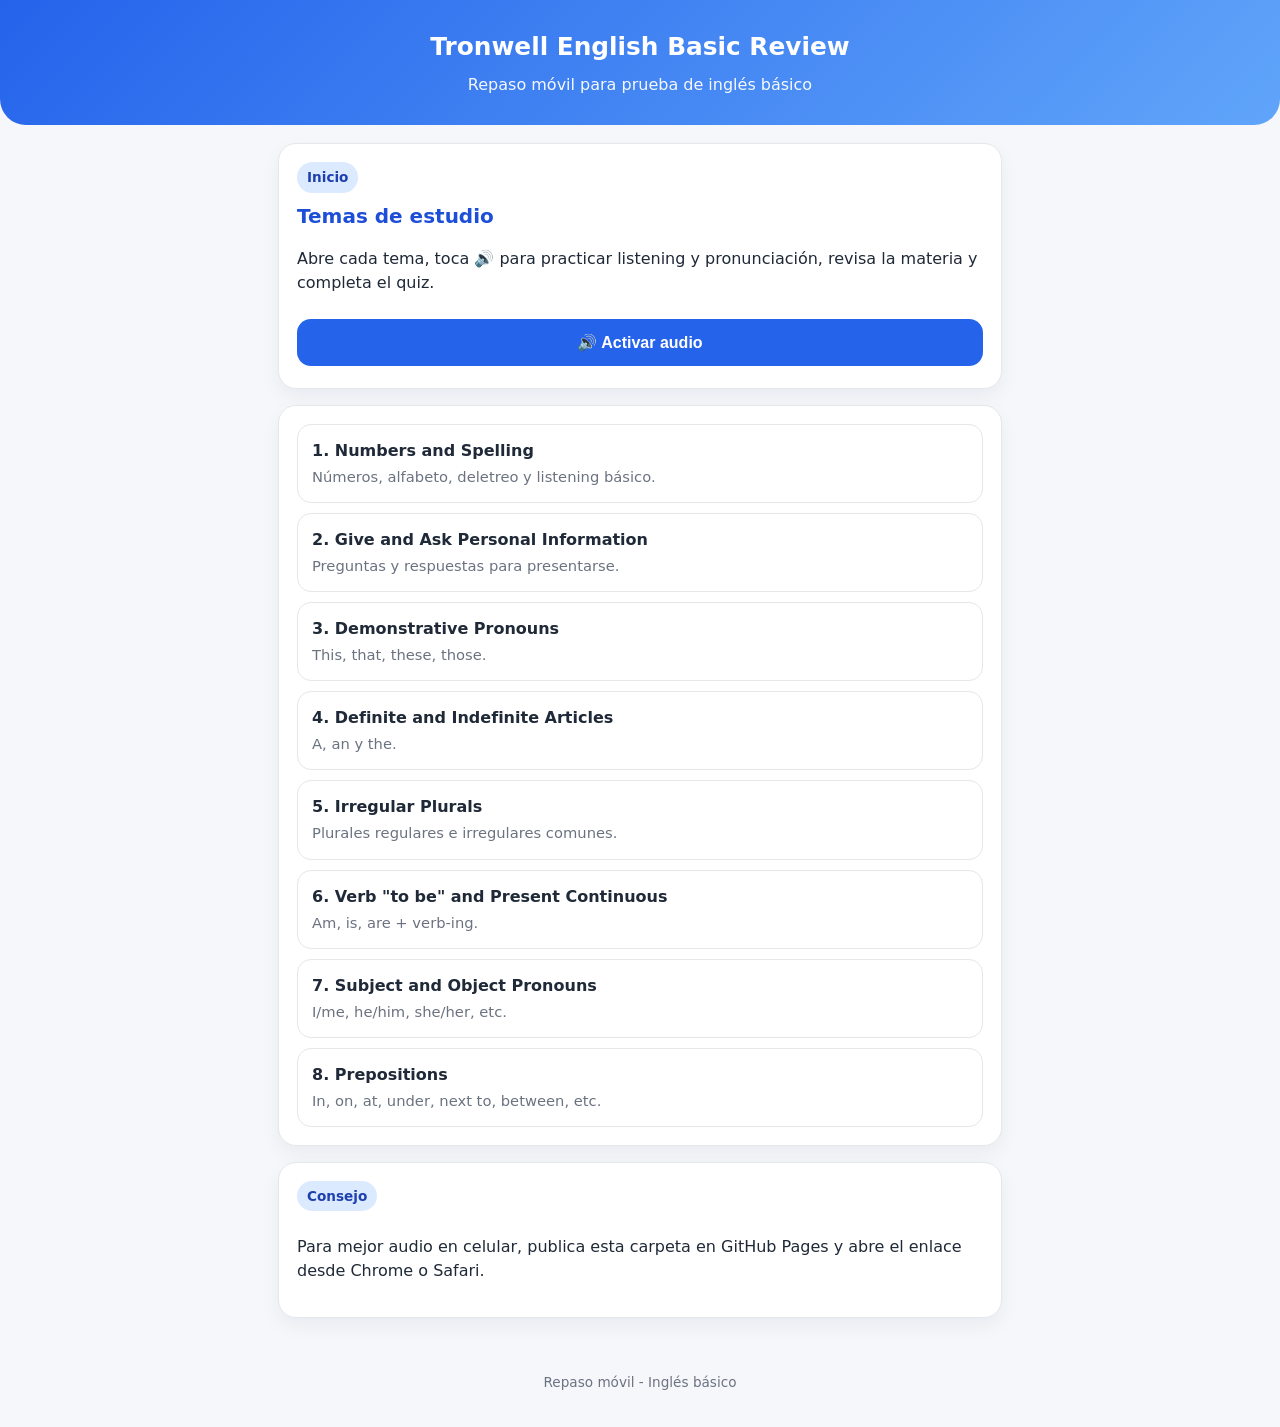
<file: index.html>
<!DOCTYPE html><html lang="es"><head><meta charset="UTF-8"><meta name="viewport" content="width=device-width, initial-scale=1.0"><title>Tronwell English Basic Review</title><link rel="stylesheet" href="assets/style.css"></head><body><header><h1>Tronwell English Basic Review</h1><p>Repaso móvil para prueba de inglés básico</p></header><main><section class="card"><span class="pill">Inicio</span><h2>Temas de estudio</h2><p>Abre cada tema, toca 🔊 para practicar listening y pronunciación, revisa la materia y completa el quiz.</p><button class="big-audio" onclick="activateAudio()">🔊 Activar audio</button></section><section class="card menu-list"><a class="menu-link" href="numbers_and_spelling.html">1. Numbers and Spelling<span>Números, alfabeto, deletreo y listening básico.</span></a>
<a class="menu-link" href="give_and_ask_personal_information.html">2. Give and Ask Personal Information<span>Preguntas y respuestas para presentarse.</span></a>
<a class="menu-link" href="demonstrative_pronouns.html">3. Demonstrative Pronouns<span>This, that, these, those.</span></a>
<a class="menu-link" href="definite_and_indefinite_articles.html">4. Definite and Indefinite Articles<span>A, an y the.</span></a>
<a class="menu-link" href="irregular_plurals.html">5. Irregular Plurals<span>Plurales regulares e irregulares comunes.</span></a>
<a class="menu-link" href="verb_to_be_present_continuous.html">6. Verb "to be" and Present Continuous<span>Am, is, are + verb-ing.</span></a>
<a class="menu-link" href="subject_and_object_pronouns.html">7. Subject and Object Pronouns<span>I/me, he/him, she/her, etc.</span></a>
<a class="menu-link" href="prepositions.html">8. Prepositions<span>In, on, at, under, next to, between, etc.</span></a></section><section class="card"><span class="pill">Consejo</span><p>Para mejor audio en celular, publica esta carpeta en GitHub Pages y abre el enlace desde Chrome o Safari.</p></section></main><footer>Repaso móvil - Inglés básico</footer><script src="assets/app.js"></script></body></html>
</file>
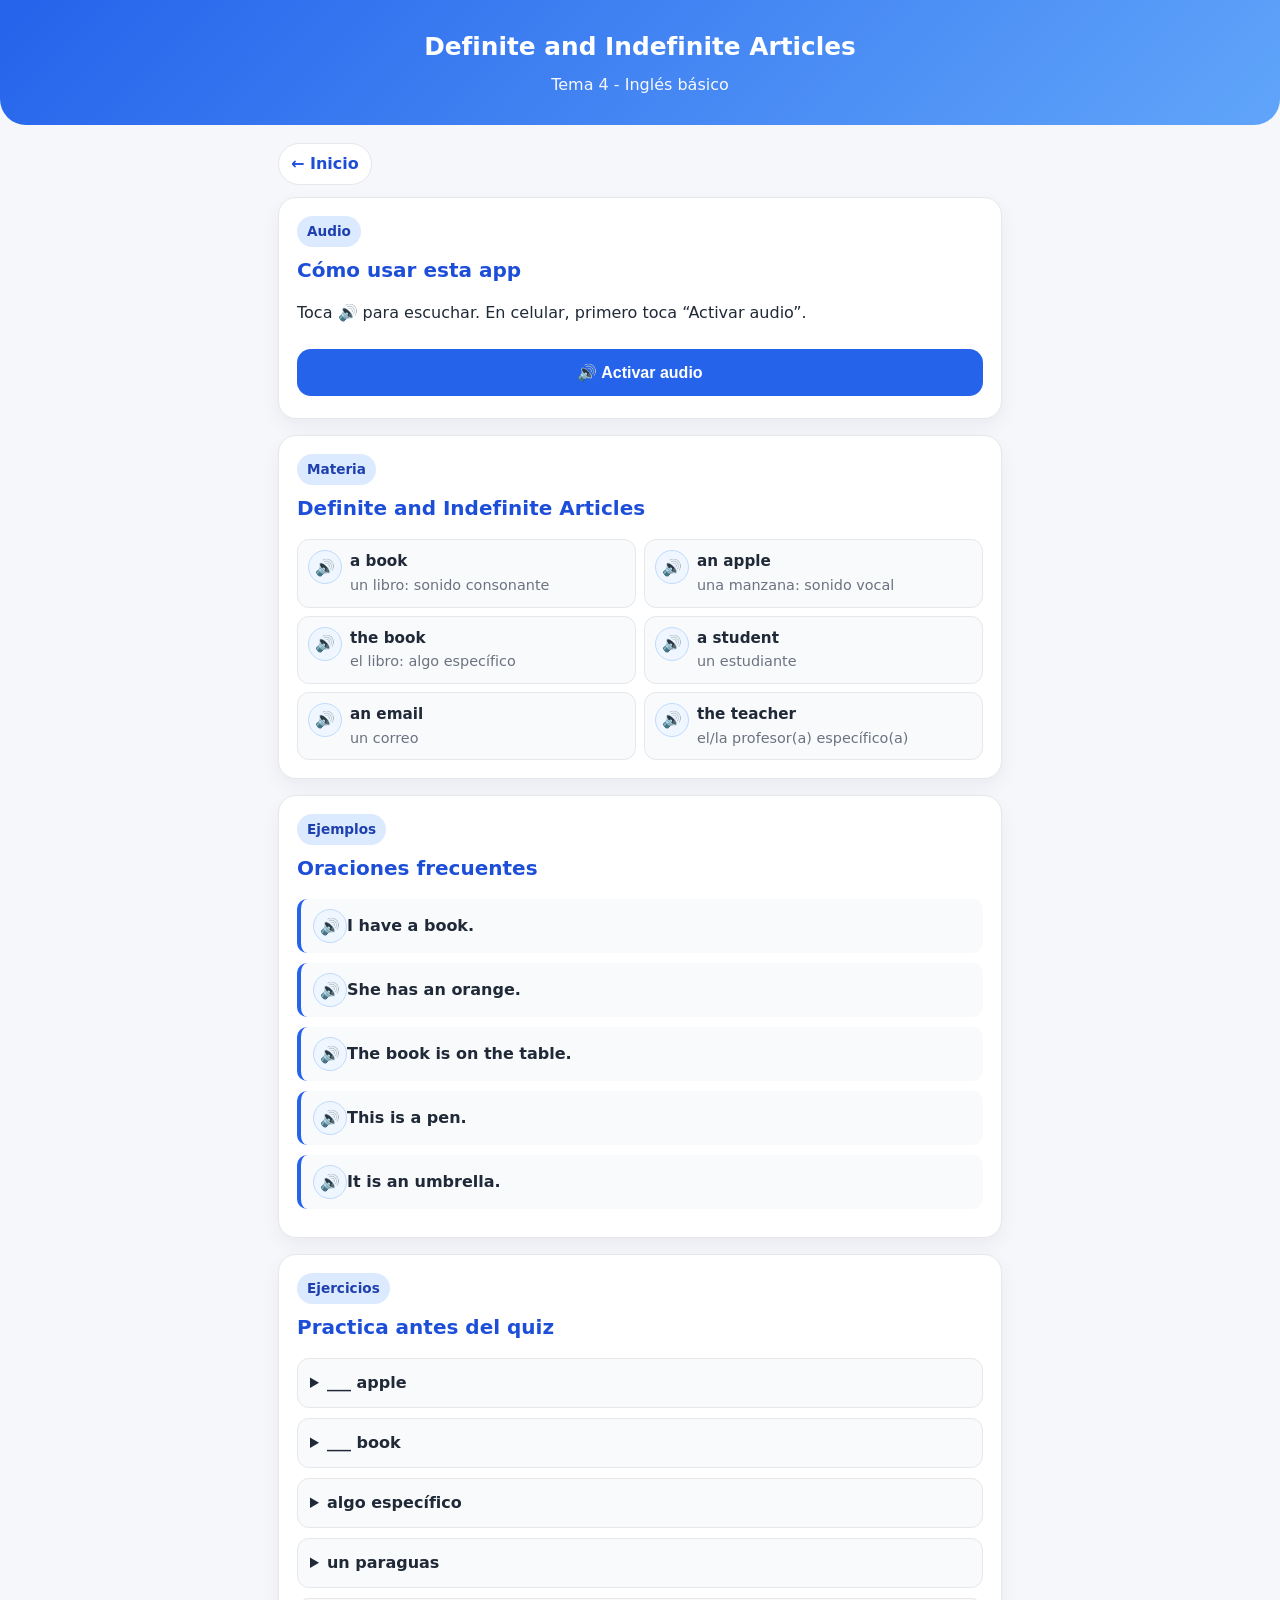
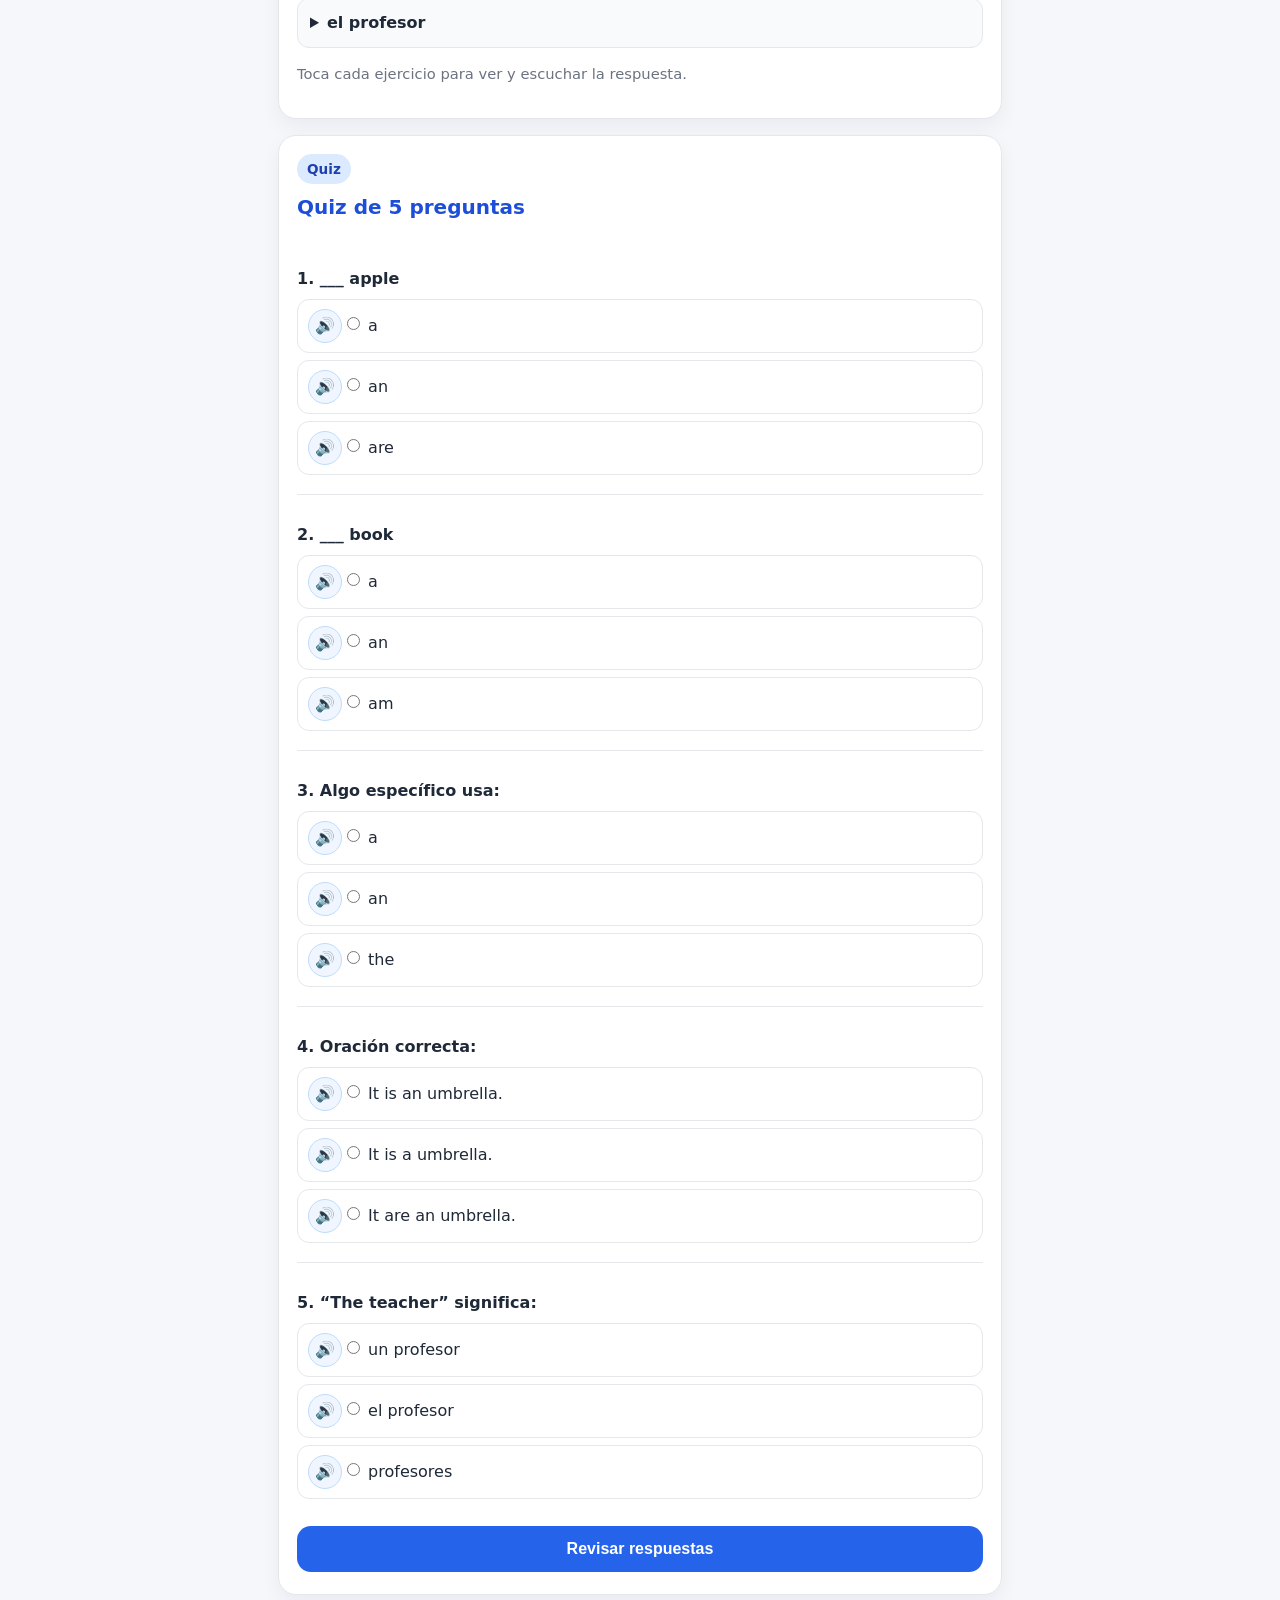
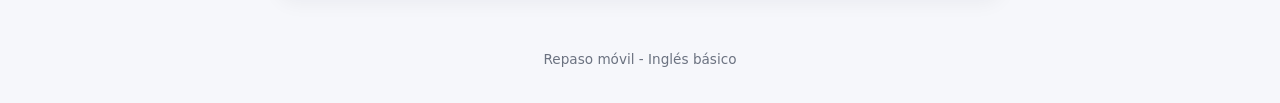
<file: definite_and_indefinite_articles.html>
<!DOCTYPE html><html lang="es"><head><meta charset="UTF-8"><meta name="viewport" content="width=device-width, initial-scale=1.0"><title>Definite and Indefinite Articles</title><link rel="stylesheet" href="assets/style.css"></head><body><header><h1>Definite and Indefinite Articles</h1><p>Tema 4 - Inglés básico</p></header><main><div class="nav"><a href="index.html">← Inicio</a></div><section class="card"><span class="pill">Audio</span><h2>Cómo usar esta app</h2><p>Toca 🔊 para escuchar. En celular, primero toca “Activar audio”.</p><button class="big-audio" onclick="activateAudio()">🔊 Activar audio</button></section>
<section class="card"><span class="pill">Materia</span><h2>Definite and Indefinite Articles</h2><div class="grid"><div class="box" data-speak="a book"><div class="box-content"><strong>a book</strong><div class="translation">un libro: sonido consonante</div></div></div>
<div class="box" data-speak="an apple"><div class="box-content"><strong>an apple</strong><div class="translation">una manzana: sonido vocal</div></div></div>
<div class="box" data-speak="the book"><div class="box-content"><strong>the book</strong><div class="translation">el libro: algo específico</div></div></div>
<div class="box" data-speak="a student"><div class="box-content"><strong>a student</strong><div class="translation">un estudiante</div></div></div>
<div class="box" data-speak="an email"><div class="box-content"><strong>an email</strong><div class="translation">un correo</div></div></div>
<div class="box" data-speak="the teacher"><div class="box-content"><strong>the teacher</strong><div class="translation">el/la profesor(a) específico(a)</div></div></div></div></section>
<section class="card"><span class="pill">Ejemplos</span><h2>Oraciones frecuentes</h2><div class="example" data-speak="I have a book."><strong>I have a book.</strong></div>
<div class="example" data-speak="She has an orange."><strong>She has an orange.</strong></div>
<div class="example" data-speak="The book is on the table."><strong>The book is on the table.</strong></div>
<div class="example" data-speak="This is a pen."><strong>This is a pen.</strong></div>
<div class="example" data-speak="It is an umbrella."><strong>It is an umbrella.</strong></div></section>
<section class="card"><span class="pill">Ejercicios</span><h2>Practica antes del quiz</h2><details><summary>___ apple</summary><p data-speak="an apple"><strong>Respuesta:</strong> an apple</p></details>
<details><summary>___ book</summary><p data-speak="a book"><strong>Respuesta:</strong> a book</p></details>
<details><summary>algo específico</summary><p data-speak="the book"><strong>Respuesta:</strong> the book</p></details>
<details><summary>un paraguas</summary><p data-speak="an umbrella"><strong>Respuesta:</strong> an umbrella</p></details>
<details><summary>el profesor</summary><p data-speak="the teacher"><strong>Respuesta:</strong> the teacher</p></details><p class="small">Toca cada ejercicio para ver y escuchar la respuesta.</p></section>
<section class="card"><span class="pill">Quiz</span><h2>Quiz de 5 preguntas</h2><form>
<div class="quiz-question"><h3>1. ___ apple</h3>
<label data-speak="a"><input name="q1" type="radio" value="a"> a</label>
<label data-speak="an"><input name="q1" type="radio" value="b"> an</label>
<label data-speak="are"><input name="q1" type="radio" value="c"> are</label>
</div>
<div class="quiz-question"><h3>2. ___ book</h3>
<label data-speak="a"><input name="q2" type="radio" value="a"> a</label>
<label data-speak="an"><input name="q2" type="radio" value="b"> an</label>
<label data-speak="am"><input name="q2" type="radio" value="c"> am</label>
</div>
<div class="quiz-question"><h3>3. Algo específico usa:</h3>
<label data-speak="a"><input name="q3" type="radio" value="a"> a</label>
<label data-speak="an"><input name="q3" type="radio" value="b"> an</label>
<label data-speak="the"><input name="q3" type="radio" value="c"> the</label>
</div>
<div class="quiz-question"><h3>4. Oración correcta:</h3>
<label data-speak="It is an umbrella."><input name="q4" type="radio" value="a"> It is an umbrella.</label>
<label data-speak="It is a umbrella."><input name="q4" type="radio" value="b"> It is a umbrella.</label>
<label data-speak="It are an umbrella."><input name="q4" type="radio" value="c"> It are an umbrella.</label>
</div>
<div class="quiz-question"><h3>5. “The teacher” significa:</h3>
<label data-speak="un profesor"><input name="q5" type="radio" value="a"> un profesor</label>
<label data-speak="el profesor"><input name="q5" type="radio" value="b"> el profesor</label>
<label data-speak="profesores"><input name="q5" type="radio" value="c"> profesores</label>
</div>
<button class="primary" type="button" onclick="checkQuiz(ANSWERS)">Revisar respuestas</button><div id="result" class="result"></div></form></section>
</main><footer>Repaso móvil - Inglés básico</footer><script src="assets/app.js"></script><script>const ANSWERS={"q1": "b", "q2": "a", "q3": "c", "q4": "a", "q5": "b"};</script></body></html>
</file>
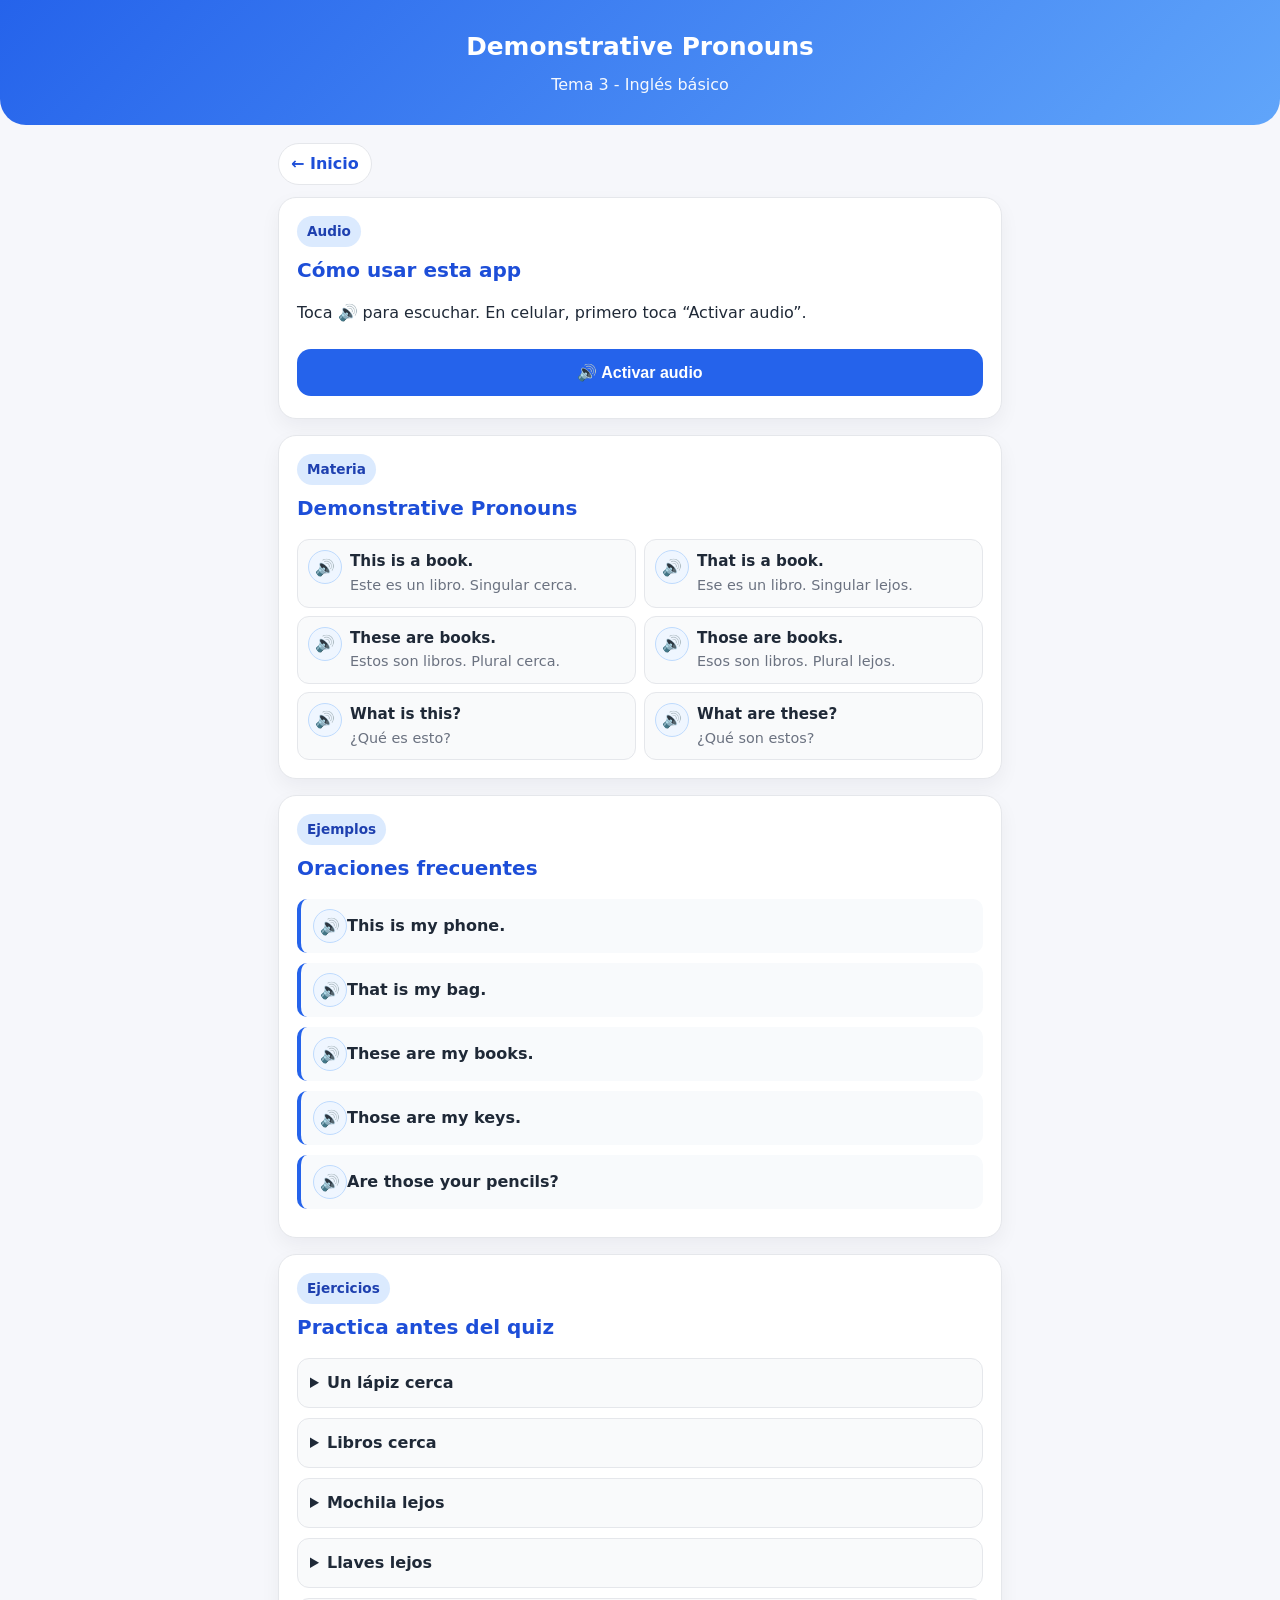
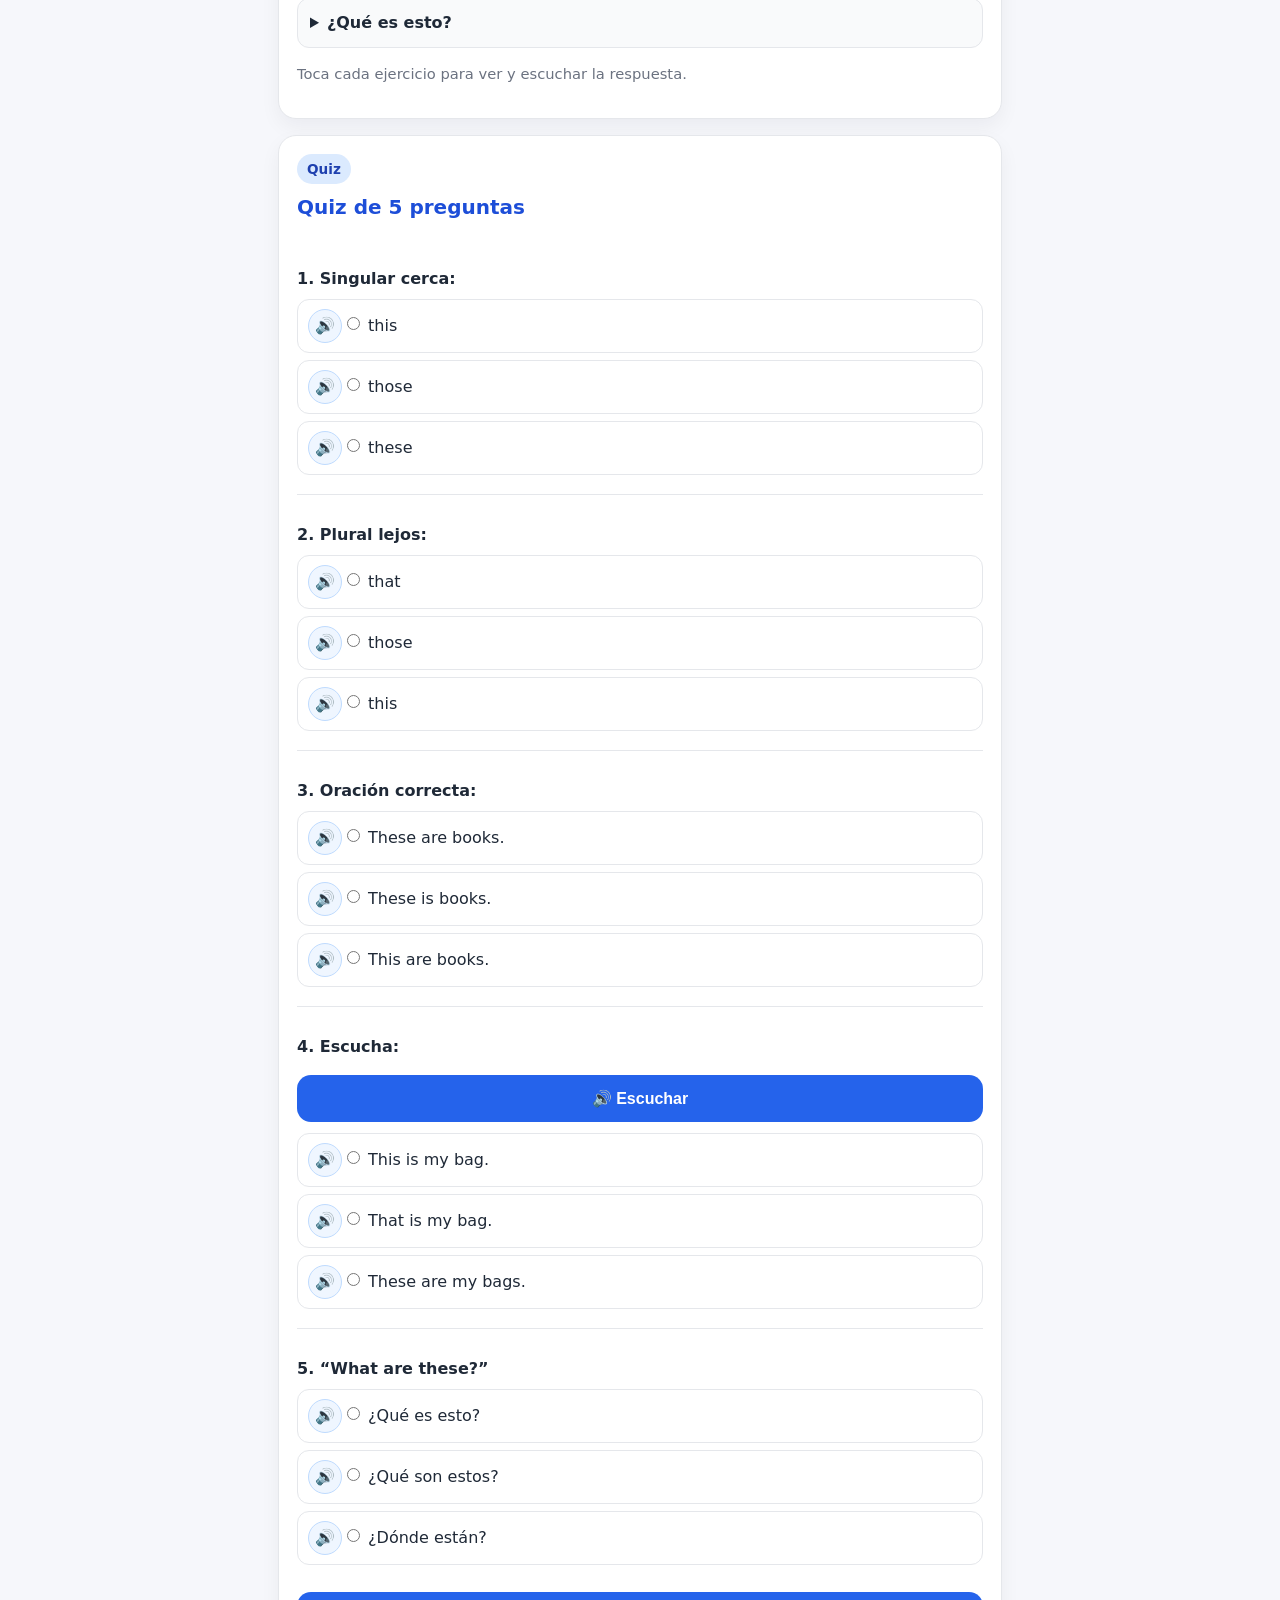
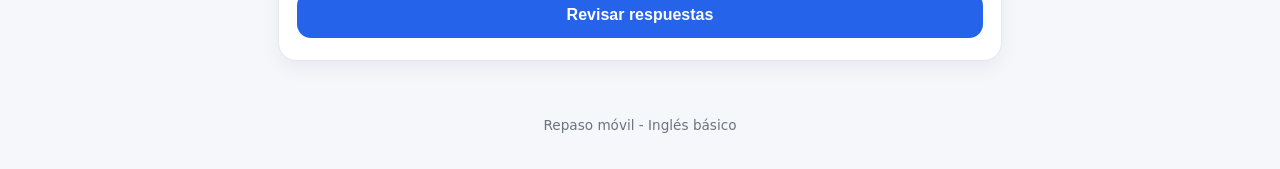
<file: demonstrative_pronouns.html>
<!DOCTYPE html><html lang="es"><head><meta charset="UTF-8"><meta name="viewport" content="width=device-width, initial-scale=1.0"><title>Demonstrative Pronouns</title><link rel="stylesheet" href="assets/style.css"></head><body><header><h1>Demonstrative Pronouns</h1><p>Tema 3 - Inglés básico</p></header><main><div class="nav"><a href="index.html">← Inicio</a></div><section class="card"><span class="pill">Audio</span><h2>Cómo usar esta app</h2><p>Toca 🔊 para escuchar. En celular, primero toca “Activar audio”.</p><button class="big-audio" onclick="activateAudio()">🔊 Activar audio</button></section>
<section class="card"><span class="pill">Materia</span><h2>Demonstrative Pronouns</h2><div class="grid"><div class="box" data-speak="This is a book."><div class="box-content"><strong>This is a book.</strong><div class="translation">Este es un libro. Singular cerca.</div></div></div>
<div class="box" data-speak="That is a book."><div class="box-content"><strong>That is a book.</strong><div class="translation">Ese es un libro. Singular lejos.</div></div></div>
<div class="box" data-speak="These are books."><div class="box-content"><strong>These are books.</strong><div class="translation">Estos son libros. Plural cerca.</div></div></div>
<div class="box" data-speak="Those are books."><div class="box-content"><strong>Those are books.</strong><div class="translation">Esos son libros. Plural lejos.</div></div></div>
<div class="box" data-speak="What is this?"><div class="box-content"><strong>What is this?</strong><div class="translation">¿Qué es esto?</div></div></div>
<div class="box" data-speak="What are these?"><div class="box-content"><strong>What are these?</strong><div class="translation">¿Qué son estos?</div></div></div></div></section>
<section class="card"><span class="pill">Ejemplos</span><h2>Oraciones frecuentes</h2><div class="example" data-speak="This is my phone."><strong>This is my phone.</strong></div>
<div class="example" data-speak="That is my bag."><strong>That is my bag.</strong></div>
<div class="example" data-speak="These are my books."><strong>These are my books.</strong></div>
<div class="example" data-speak="Those are my keys."><strong>Those are my keys.</strong></div>
<div class="example" data-speak="Are those your pencils?"><strong>Are those your pencils?</strong></div></section>
<section class="card"><span class="pill">Ejercicios</span><h2>Practica antes del quiz</h2><details><summary>Un lápiz cerca</summary><p data-speak="This is a pencil."><strong>Respuesta:</strong> This is a pencil.</p></details>
<details><summary>Libros cerca</summary><p data-speak="These are books."><strong>Respuesta:</strong> These are books.</p></details>
<details><summary>Mochila lejos</summary><p data-speak="That is a bag."><strong>Respuesta:</strong> That is a bag.</p></details>
<details><summary>Llaves lejos</summary><p data-speak="Those are keys."><strong>Respuesta:</strong> Those are keys.</p></details>
<details><summary>¿Qué es esto?</summary><p data-speak="What is this?"><strong>Respuesta:</strong> What is this?</p></details><p class="small">Toca cada ejercicio para ver y escuchar la respuesta.</p></section>
<section class="card"><span class="pill">Quiz</span><h2>Quiz de 5 preguntas</h2><form>
<div class="quiz-question"><h3>1. Singular cerca:</h3>
<label data-speak="this"><input name="q1" type="radio" value="a"> this</label>
<label data-speak="those"><input name="q1" type="radio" value="b"> those</label>
<label data-speak="these"><input name="q1" type="radio" value="c"> these</label>
</div>
<div class="quiz-question"><h3>2. Plural lejos:</h3>
<label data-speak="that"><input name="q2" type="radio" value="a"> that</label>
<label data-speak="those"><input name="q2" type="radio" value="b"> those</label>
<label data-speak="this"><input name="q2" type="radio" value="c"> this</label>
</div>
<div class="quiz-question"><h3>3. Oración correcta:</h3>
<label data-speak="These are books."><input name="q3" type="radio" value="a"> These are books.</label>
<label data-speak="These is books."><input name="q3" type="radio" value="b"> These is books.</label>
<label data-speak="This are books."><input name="q3" type="radio" value="c"> This are books.</label>
</div>
<div class="quiz-question"><h3>4. Escucha:</h3>
<button class="big-audio" type="button" onclick="speak('That is my bag.')">🔊 Escuchar</button>
<label data-speak="This is my bag."><input name="q4" type="radio" value="a"> This is my bag.</label>
<label data-speak="That is my bag."><input name="q4" type="radio" value="b"> That is my bag.</label>
<label data-speak="These are my bags."><input name="q4" type="radio" value="c"> These are my bags.</label>
</div>
<div class="quiz-question"><h3>5. “What are these?”</h3>
<label data-speak="¿Qué es esto?"><input name="q5" type="radio" value="a"> ¿Qué es esto?</label>
<label data-speak="¿Qué son estos?"><input name="q5" type="radio" value="b"> ¿Qué son estos?</label>
<label data-speak="¿Dónde están?"><input name="q5" type="radio" value="c"> ¿Dónde están?</label>
</div>
<button class="primary" type="button" onclick="checkQuiz(ANSWERS)">Revisar respuestas</button><div id="result" class="result"></div></form></section>
</main><footer>Repaso móvil - Inglés básico</footer><script src="assets/app.js"></script><script>const ANSWERS={"q1": "a", "q2": "b", "q3": "a", "q4": "b", "q5": "b"};</script></body></html>
</file>
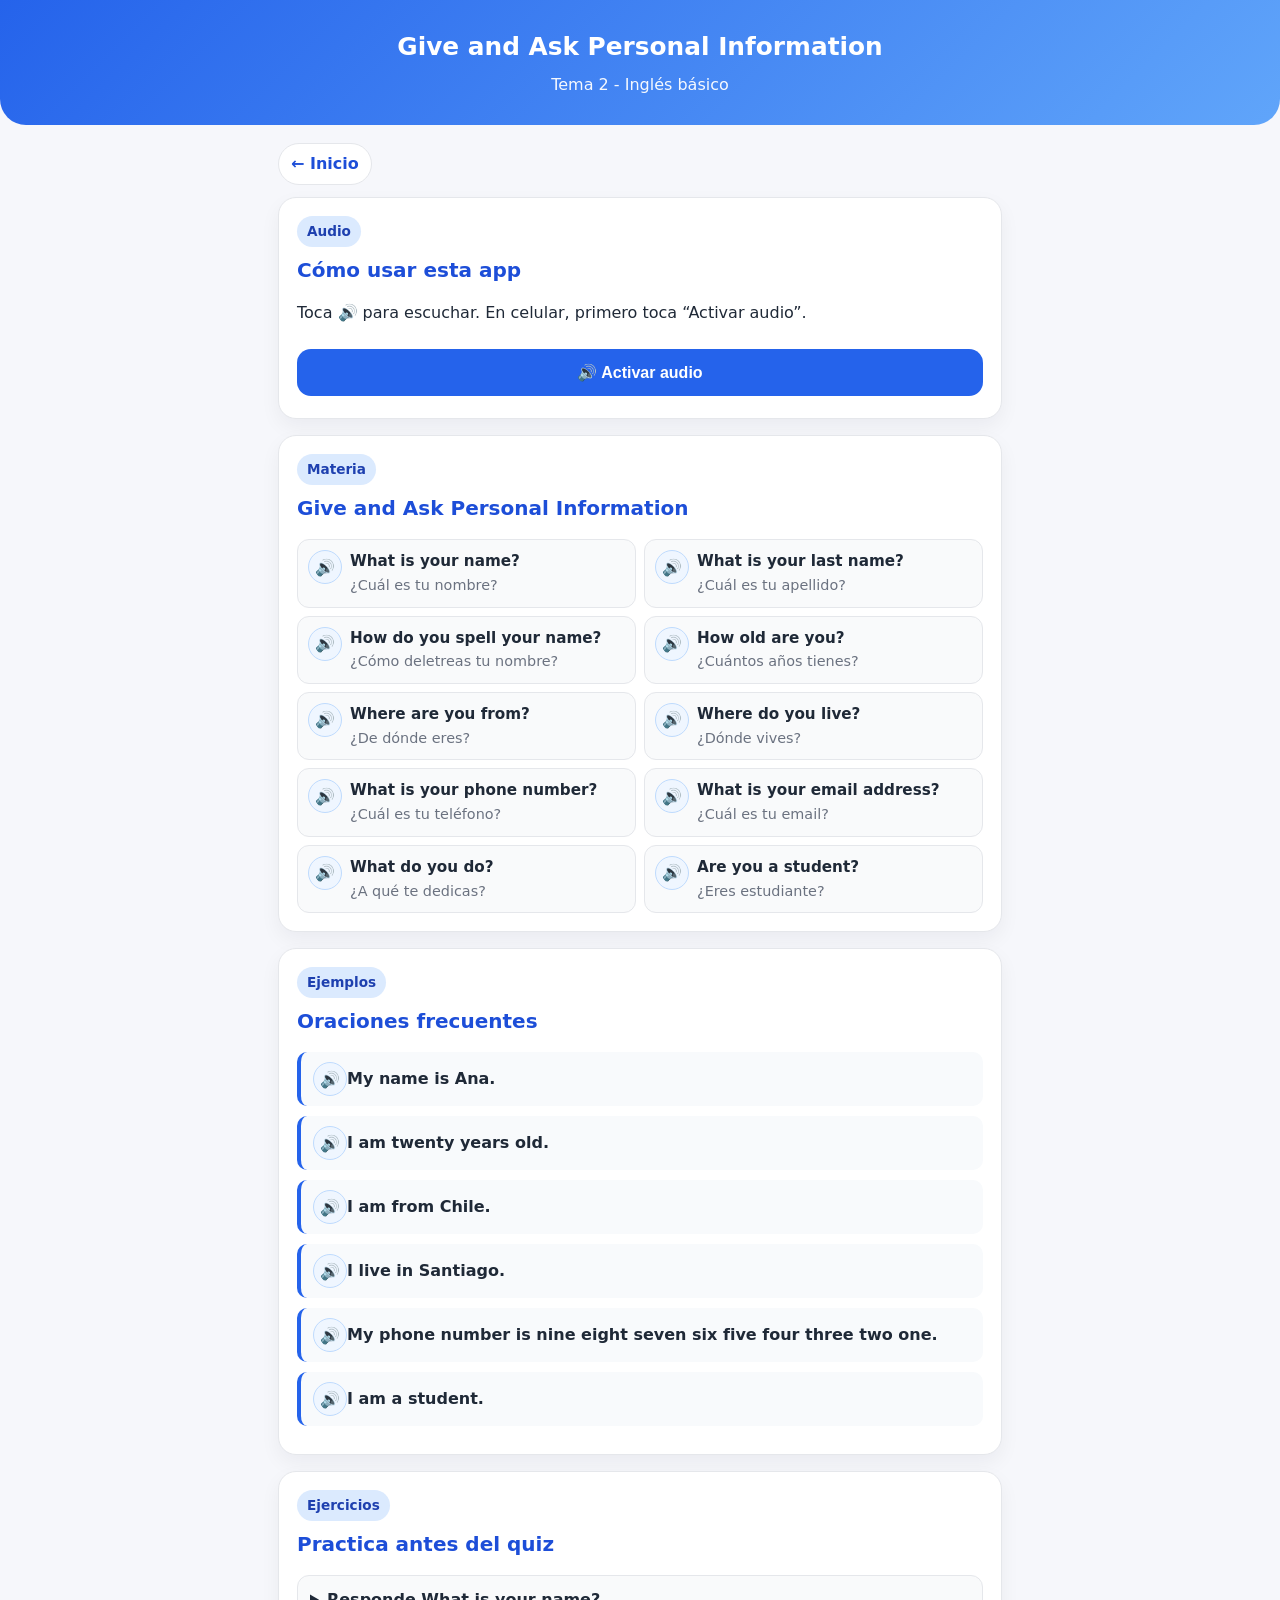
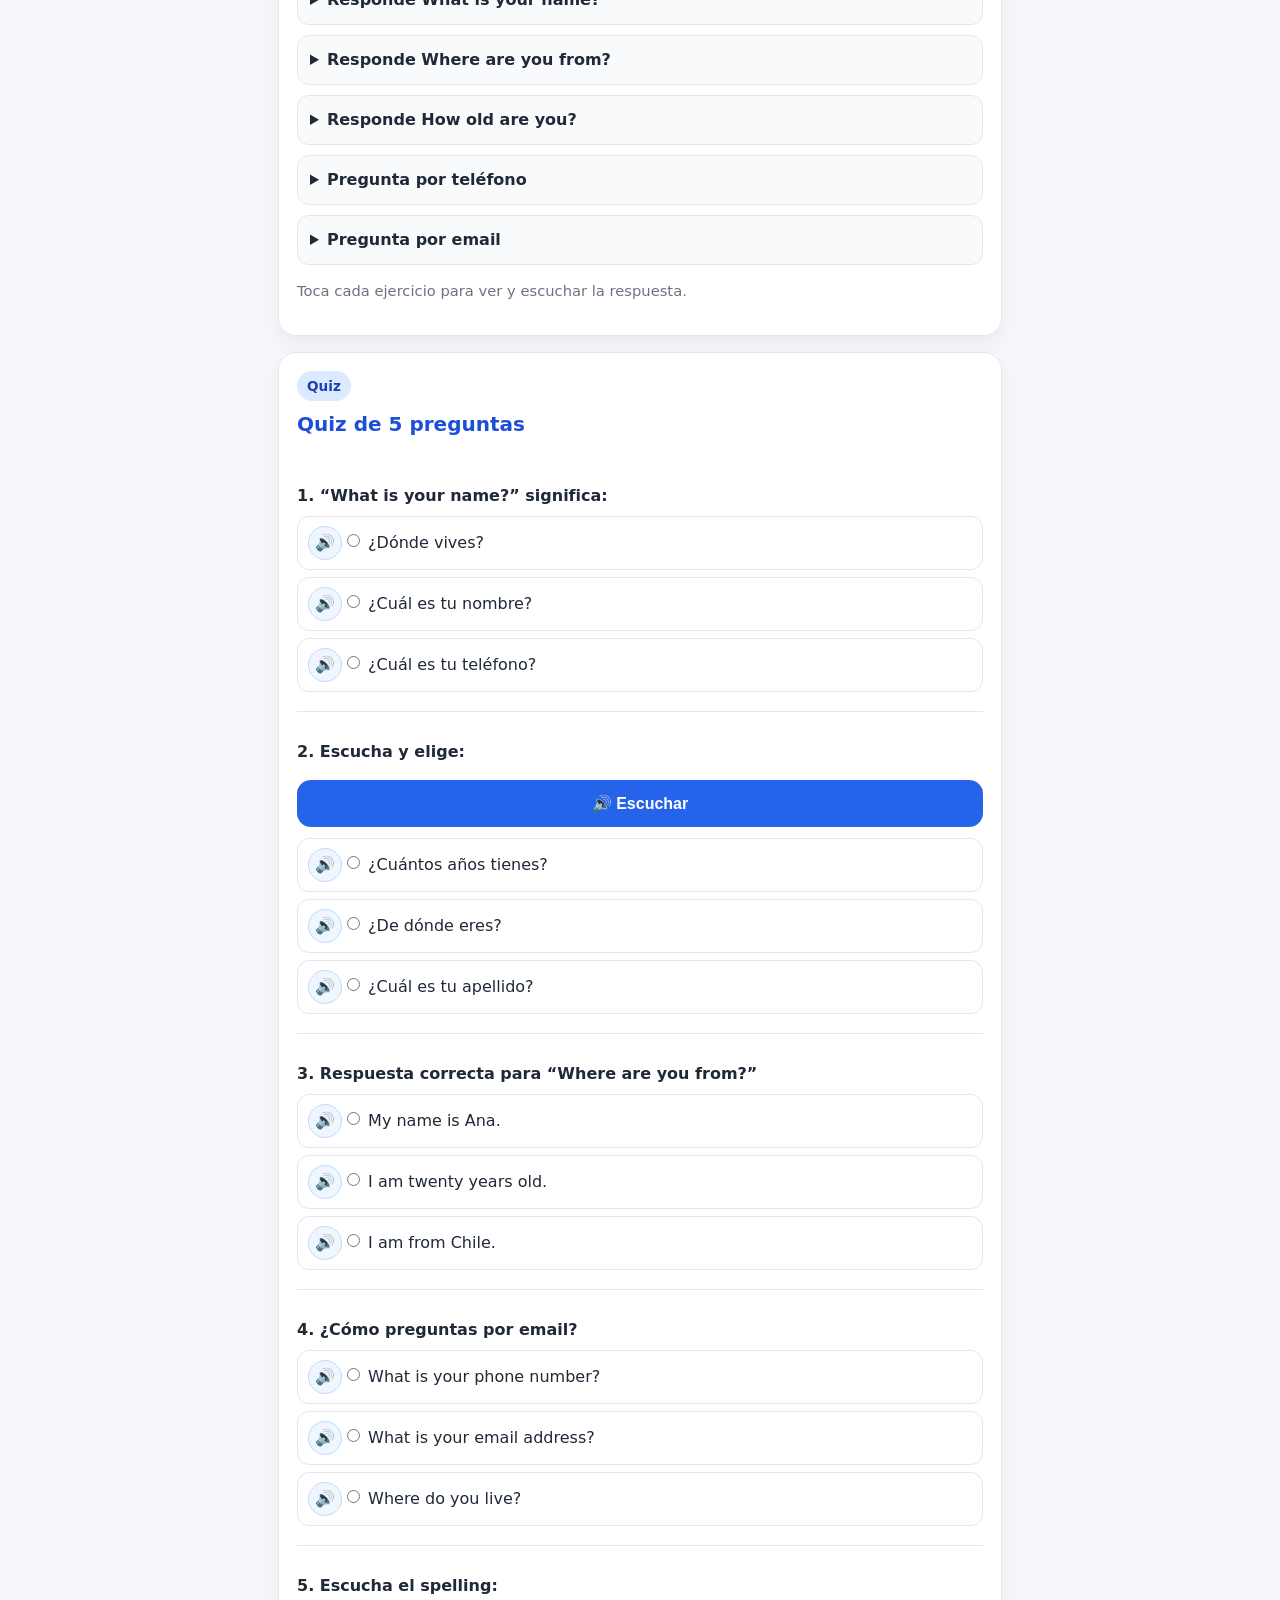
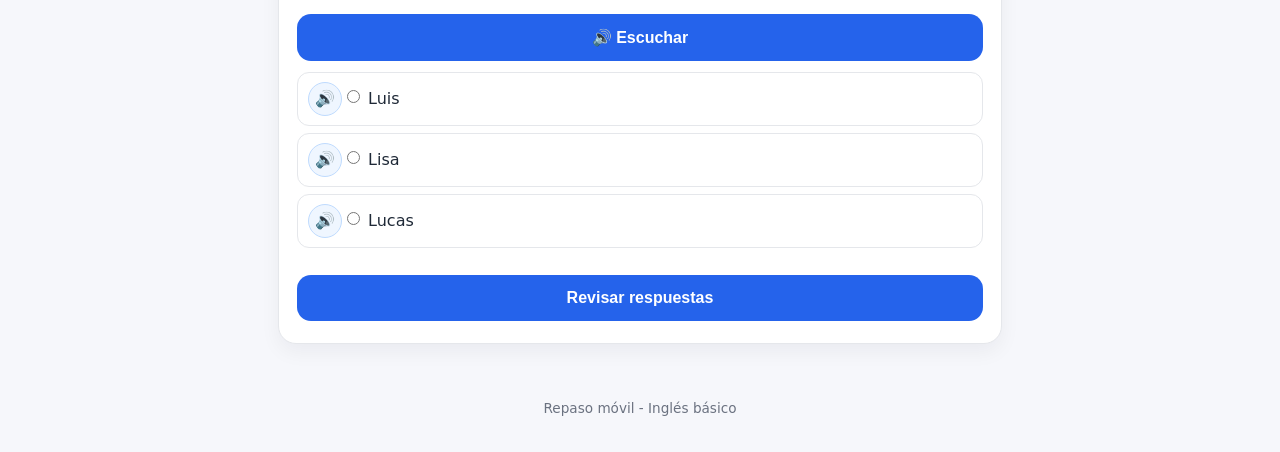
<file: give_and_ask_personal_information.html>
<!DOCTYPE html><html lang="es"><head><meta charset="UTF-8"><meta name="viewport" content="width=device-width, initial-scale=1.0"><title>Give and Ask Personal Information</title><link rel="stylesheet" href="assets/style.css"></head><body><header><h1>Give and Ask Personal Information</h1><p>Tema 2 - Inglés básico</p></header><main><div class="nav"><a href="index.html">← Inicio</a></div><section class="card"><span class="pill">Audio</span><h2>Cómo usar esta app</h2><p>Toca 🔊 para escuchar. En celular, primero toca “Activar audio”.</p><button class="big-audio" onclick="activateAudio()">🔊 Activar audio</button></section>
<section class="card"><span class="pill">Materia</span><h2>Give and Ask Personal Information</h2><div class="grid"><div class="box" data-speak="What is your name?"><div class="box-content"><strong>What is your name?</strong><div class="translation">¿Cuál es tu nombre?</div></div></div>
<div class="box" data-speak="What is your last name?"><div class="box-content"><strong>What is your last name?</strong><div class="translation">¿Cuál es tu apellido?</div></div></div>
<div class="box" data-speak="How do you spell your name?"><div class="box-content"><strong>How do you spell your name?</strong><div class="translation">¿Cómo deletreas tu nombre?</div></div></div>
<div class="box" data-speak="How old are you?"><div class="box-content"><strong>How old are you?</strong><div class="translation">¿Cuántos años tienes?</div></div></div>
<div class="box" data-speak="Where are you from?"><div class="box-content"><strong>Where are you from?</strong><div class="translation">¿De dónde eres?</div></div></div>
<div class="box" data-speak="Where do you live?"><div class="box-content"><strong>Where do you live?</strong><div class="translation">¿Dónde vives?</div></div></div>
<div class="box" data-speak="What is your phone number?"><div class="box-content"><strong>What is your phone number?</strong><div class="translation">¿Cuál es tu teléfono?</div></div></div>
<div class="box" data-speak="What is your email address?"><div class="box-content"><strong>What is your email address?</strong><div class="translation">¿Cuál es tu email?</div></div></div>
<div class="box" data-speak="What do you do?"><div class="box-content"><strong>What do you do?</strong><div class="translation">¿A qué te dedicas?</div></div></div>
<div class="box" data-speak="Are you a student?"><div class="box-content"><strong>Are you a student?</strong><div class="translation">¿Eres estudiante?</div></div></div></div></section>
<section class="card"><span class="pill">Ejemplos</span><h2>Oraciones frecuentes</h2><div class="example" data-speak="My name is Ana."><strong>My name is Ana.</strong></div>
<div class="example" data-speak="I am twenty years old."><strong>I am twenty years old.</strong></div>
<div class="example" data-speak="I am from Chile."><strong>I am from Chile.</strong></div>
<div class="example" data-speak="I live in Santiago."><strong>I live in Santiago.</strong></div>
<div class="example" data-speak="My phone number is nine eight seven six five four three two one."><strong>My phone number is nine eight seven six five four three two one.</strong></div>
<div class="example" data-speak="I am a student."><strong>I am a student.</strong></div></section>
<section class="card"><span class="pill">Ejercicios</span><h2>Practica antes del quiz</h2><details><summary>Responde What is your name?</summary><p data-speak="My name is Marcos."><strong>Respuesta:</strong> My name is Marcos.</p></details>
<details><summary>Responde Where are you from?</summary><p data-speak="I am from Chile."><strong>Respuesta:</strong> I am from Chile.</p></details>
<details><summary>Responde How old are you?</summary><p data-speak="I am thirty years old."><strong>Respuesta:</strong> I am thirty years old.</p></details>
<details><summary>Pregunta por teléfono</summary><p data-speak="What is your phone number?"><strong>Respuesta:</strong> What is your phone number?</p></details>
<details><summary>Pregunta por email</summary><p data-speak="What is your email address?"><strong>Respuesta:</strong> What is your email address?</p></details><p class="small">Toca cada ejercicio para ver y escuchar la respuesta.</p></section>
<section class="card"><span class="pill">Quiz</span><h2>Quiz de 5 preguntas</h2><form>
<div class="quiz-question"><h3>1. “What is your name?” significa:</h3>
<label data-speak="¿Dónde vives?"><input name="q1" type="radio" value="a"> ¿Dónde vives?</label>
<label data-speak="¿Cuál es tu nombre?"><input name="q1" type="radio" value="b"> ¿Cuál es tu nombre?</label>
<label data-speak="¿Cuál es tu teléfono?"><input name="q1" type="radio" value="c"> ¿Cuál es tu teléfono?</label>
</div>
<div class="quiz-question"><h3>2. Escucha y elige:</h3>
<button class="big-audio" type="button" onclick="speak('How old are you?')">🔊 Escuchar</button>
<label data-speak="¿Cuántos años tienes?"><input name="q2" type="radio" value="a"> ¿Cuántos años tienes?</label>
<label data-speak="¿De dónde eres?"><input name="q2" type="radio" value="b"> ¿De dónde eres?</label>
<label data-speak="¿Cuál es tu apellido?"><input name="q2" type="radio" value="c"> ¿Cuál es tu apellido?</label>
</div>
<div class="quiz-question"><h3>3. Respuesta correcta para “Where are you from?”</h3>
<label data-speak="My name is Ana."><input name="q3" type="radio" value="a"> My name is Ana.</label>
<label data-speak="I am twenty years old."><input name="q3" type="radio" value="b"> I am twenty years old.</label>
<label data-speak="I am from Chile."><input name="q3" type="radio" value="c"> I am from Chile.</label>
</div>
<div class="quiz-question"><h3>4. ¿Cómo preguntas por email?</h3>
<label data-speak="What is your phone number?"><input name="q4" type="radio" value="a"> What is your phone number?</label>
<label data-speak="What is your email address?"><input name="q4" type="radio" value="b"> What is your email address?</label>
<label data-speak="Where do you live?"><input name="q4" type="radio" value="c"> Where do you live?</label>
</div>
<div class="quiz-question"><h3>5. Escucha el spelling:</h3>
<button class="big-audio" type="button" onclick="speakSpelling('LUIS')">🔊 Escuchar</button>
<label data-speak="Luis"><input name="q5" type="radio" value="a"> Luis</label>
<label data-speak="Lisa"><input name="q5" type="radio" value="b"> Lisa</label>
<label data-speak="Lucas"><input name="q5" type="radio" value="c"> Lucas</label>
</div>
<button class="primary" type="button" onclick="checkQuiz(ANSWERS)">Revisar respuestas</button><div id="result" class="result"></div></form></section>
</main><footer>Repaso móvil - Inglés básico</footer><script src="assets/app.js"></script><script>const ANSWERS={"q1": "b", "q2": "a", "q3": "c", "q4": "b", "q5": "a"};</script></body></html>
</file>
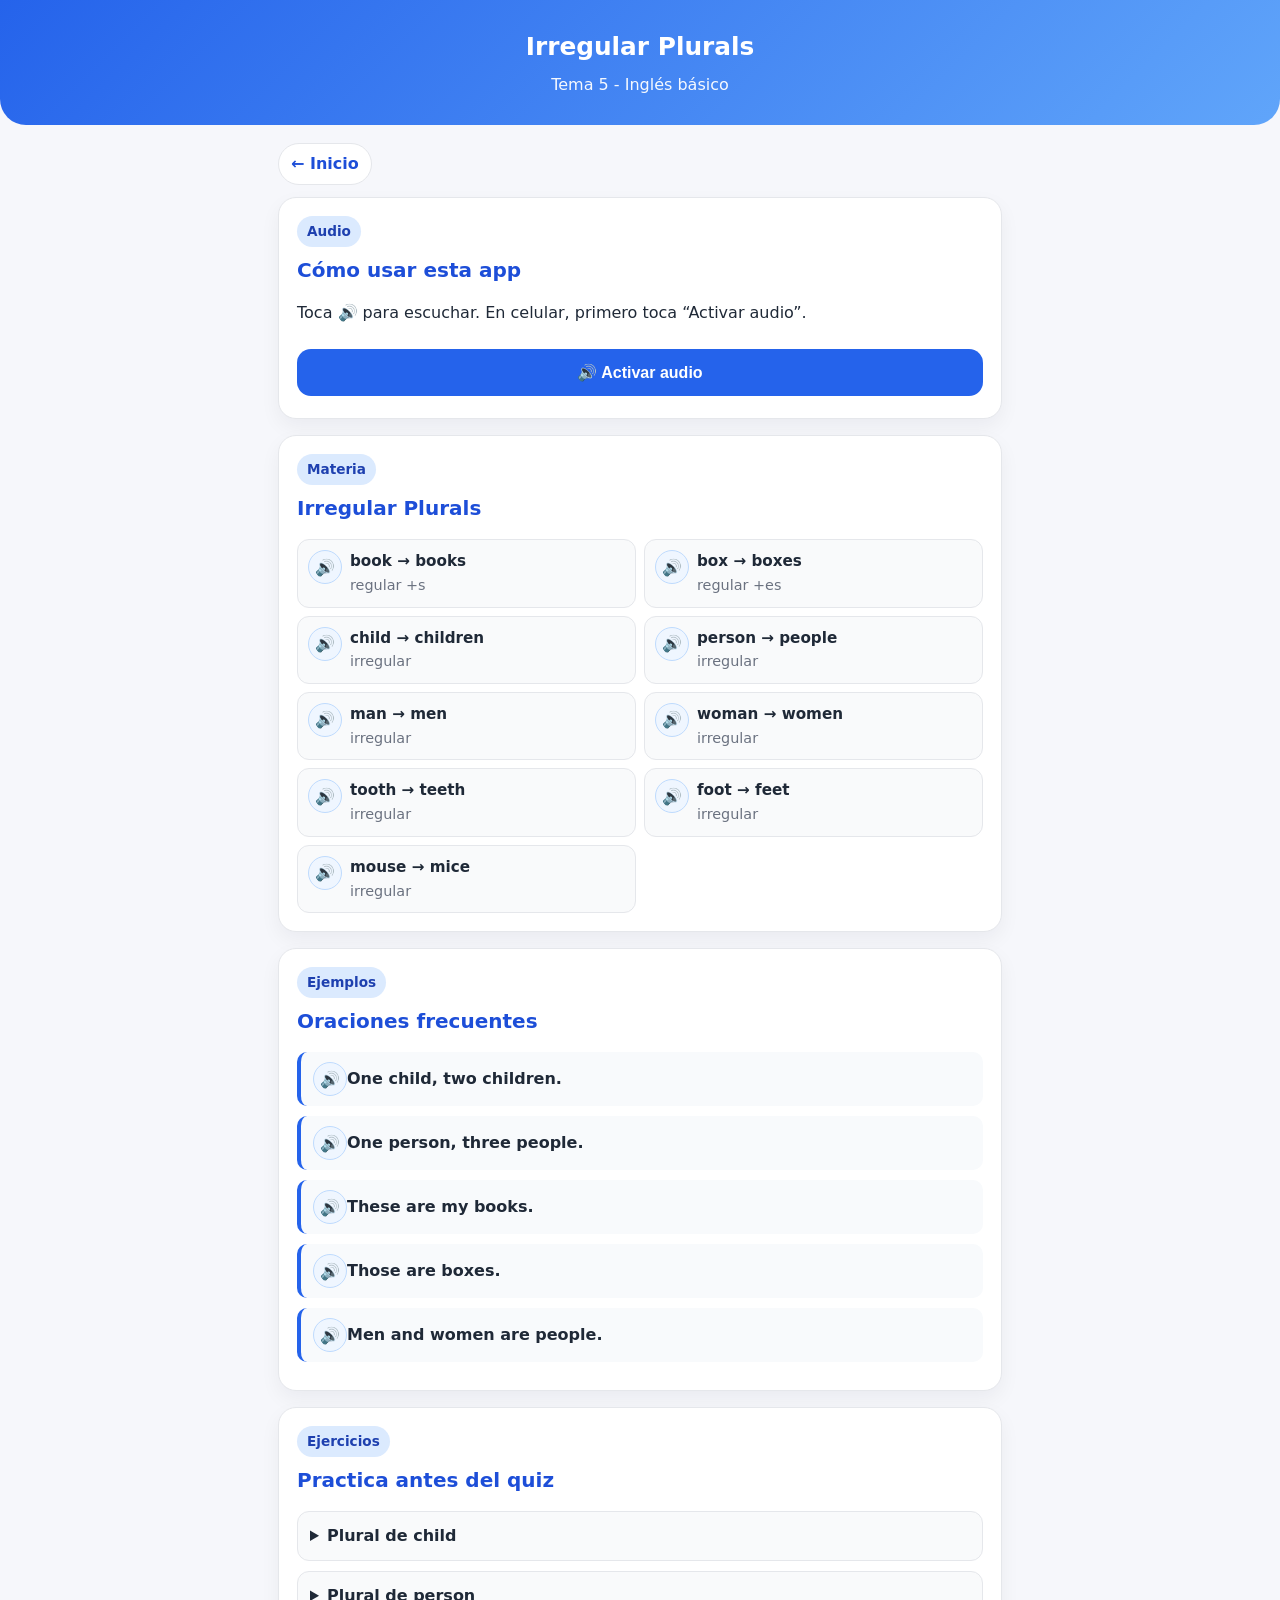
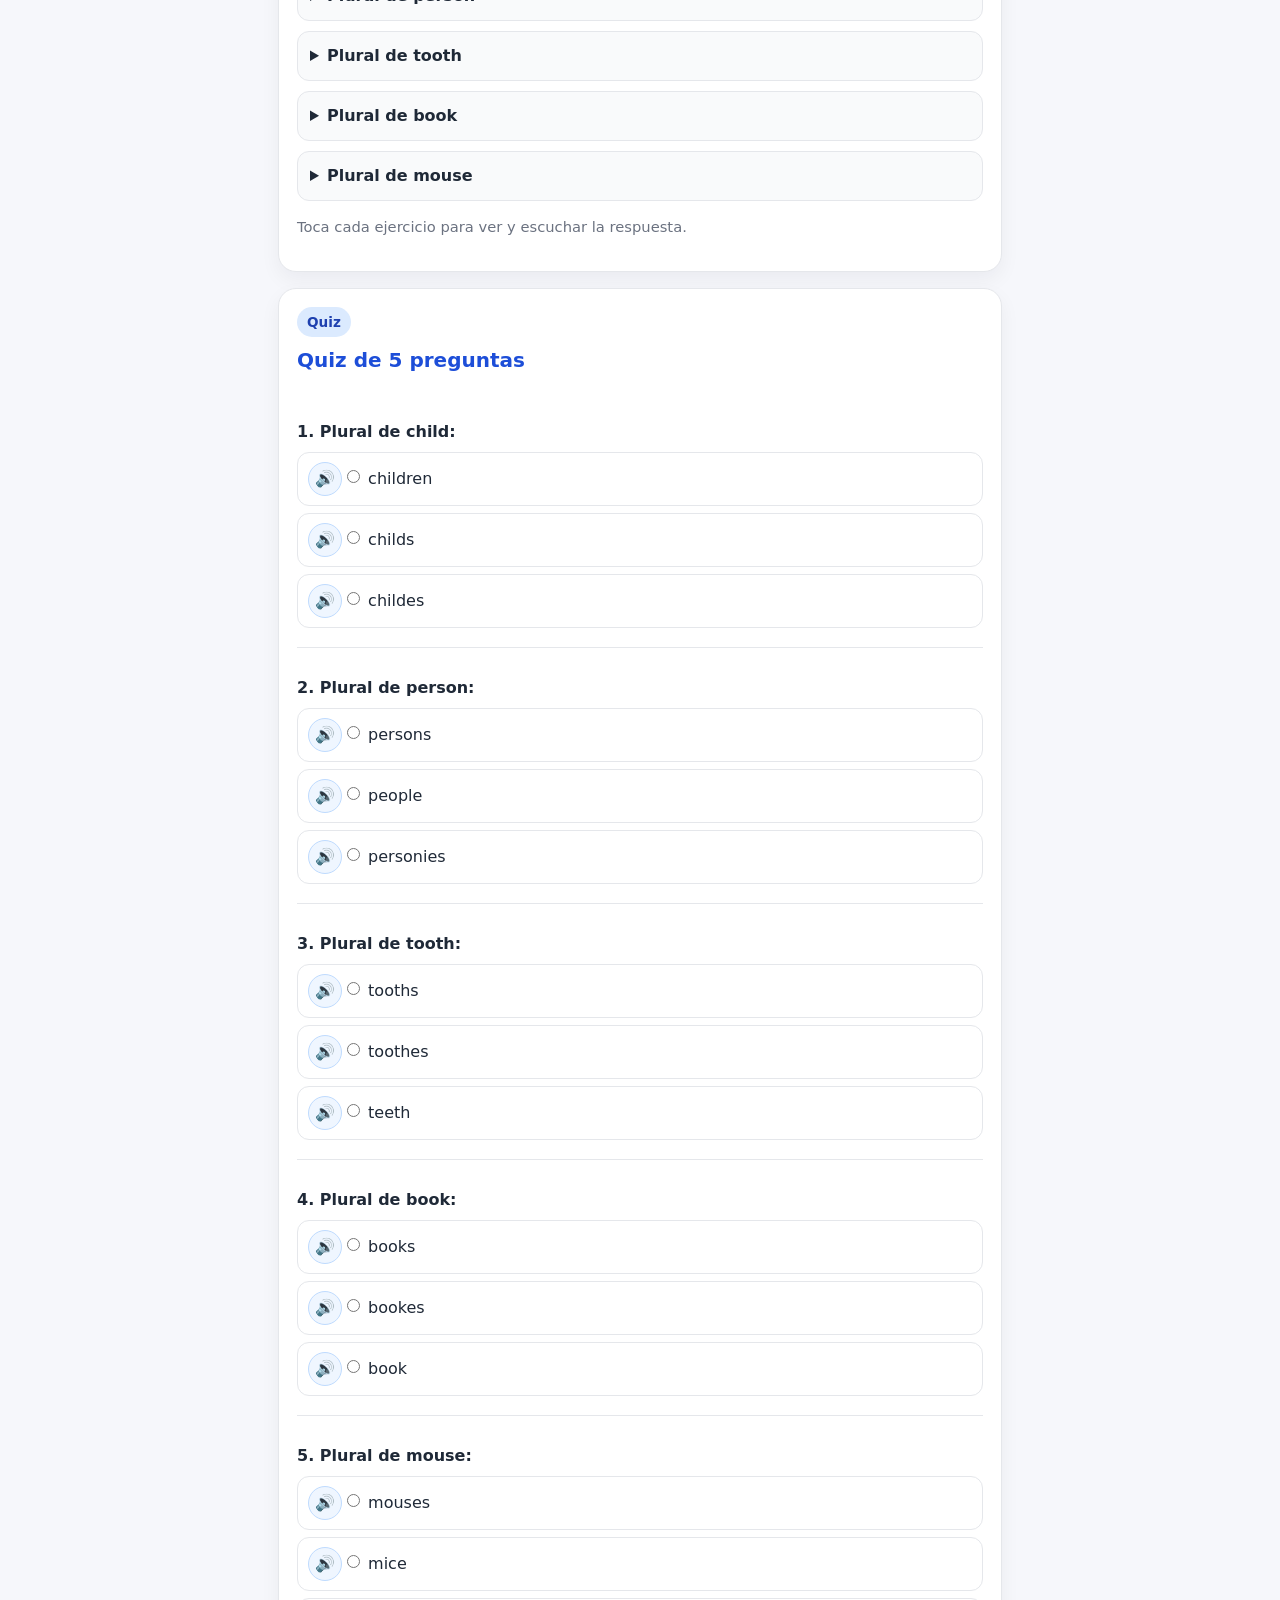
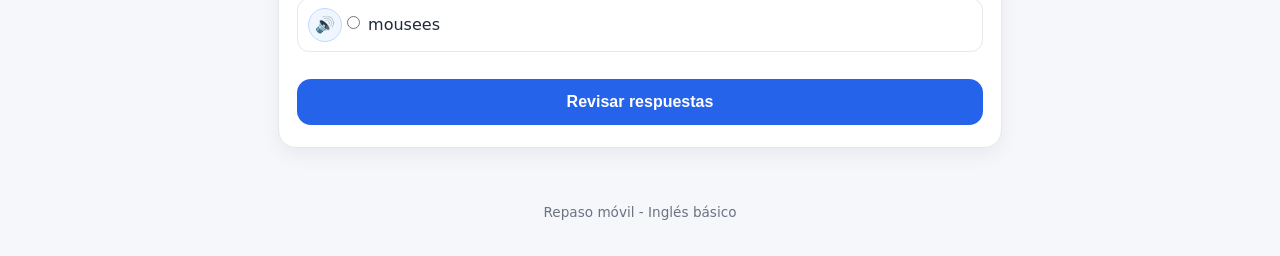
<file: irregular_plurals.html>
<!DOCTYPE html><html lang="es"><head><meta charset="UTF-8"><meta name="viewport" content="width=device-width, initial-scale=1.0"><title>Irregular Plurals</title><link rel="stylesheet" href="assets/style.css"></head><body><header><h1>Irregular Plurals</h1><p>Tema 5 - Inglés básico</p></header><main><div class="nav"><a href="index.html">← Inicio</a></div><section class="card"><span class="pill">Audio</span><h2>Cómo usar esta app</h2><p>Toca 🔊 para escuchar. En celular, primero toca “Activar audio”.</p><button class="big-audio" onclick="activateAudio()">🔊 Activar audio</button></section>
<section class="card"><span class="pill">Materia</span><h2>Irregular Plurals</h2><div class="grid"><div class="box" data-speak="book → books"><div class="box-content"><strong>book → books</strong><div class="translation">regular +s</div></div></div>
<div class="box" data-speak="box → boxes"><div class="box-content"><strong>box → boxes</strong><div class="translation">regular +es</div></div></div>
<div class="box" data-speak="child → children"><div class="box-content"><strong>child → children</strong><div class="translation">irregular</div></div></div>
<div class="box" data-speak="person → people"><div class="box-content"><strong>person → people</strong><div class="translation">irregular</div></div></div>
<div class="box" data-speak="man → men"><div class="box-content"><strong>man → men</strong><div class="translation">irregular</div></div></div>
<div class="box" data-speak="woman → women"><div class="box-content"><strong>woman → women</strong><div class="translation">irregular</div></div></div>
<div class="box" data-speak="tooth → teeth"><div class="box-content"><strong>tooth → teeth</strong><div class="translation">irregular</div></div></div>
<div class="box" data-speak="foot → feet"><div class="box-content"><strong>foot → feet</strong><div class="translation">irregular</div></div></div>
<div class="box" data-speak="mouse → mice"><div class="box-content"><strong>mouse → mice</strong><div class="translation">irregular</div></div></div></div></section>
<section class="card"><span class="pill">Ejemplos</span><h2>Oraciones frecuentes</h2><div class="example" data-speak="One child, two children."><strong>One child, two children.</strong></div>
<div class="example" data-speak="One person, three people."><strong>One person, three people.</strong></div>
<div class="example" data-speak="These are my books."><strong>These are my books.</strong></div>
<div class="example" data-speak="Those are boxes."><strong>Those are boxes.</strong></div>
<div class="example" data-speak="Men and women are people."><strong>Men and women are people.</strong></div></section>
<section class="card"><span class="pill">Ejercicios</span><h2>Practica antes del quiz</h2><details><summary>Plural de child</summary><p data-speak="children"><strong>Respuesta:</strong> children</p></details>
<details><summary>Plural de person</summary><p data-speak="people"><strong>Respuesta:</strong> people</p></details>
<details><summary>Plural de tooth</summary><p data-speak="teeth"><strong>Respuesta:</strong> teeth</p></details>
<details><summary>Plural de book</summary><p data-speak="books"><strong>Respuesta:</strong> books</p></details>
<details><summary>Plural de mouse</summary><p data-speak="mice"><strong>Respuesta:</strong> mice</p></details><p class="small">Toca cada ejercicio para ver y escuchar la respuesta.</p></section>
<section class="card"><span class="pill">Quiz</span><h2>Quiz de 5 preguntas</h2><form>
<div class="quiz-question"><h3>1. Plural de child:</h3>
<label data-speak="children"><input name="q1" type="radio" value="a"> children</label>
<label data-speak="childs"><input name="q1" type="radio" value="b"> childs</label>
<label data-speak="childes"><input name="q1" type="radio" value="c"> childes</label>
</div>
<div class="quiz-question"><h3>2. Plural de person:</h3>
<label data-speak="persons"><input name="q2" type="radio" value="a"> persons</label>
<label data-speak="people"><input name="q2" type="radio" value="b"> people</label>
<label data-speak="personies"><input name="q2" type="radio" value="c"> personies</label>
</div>
<div class="quiz-question"><h3>3. Plural de tooth:</h3>
<label data-speak="tooths"><input name="q3" type="radio" value="a"> tooths</label>
<label data-speak="toothes"><input name="q3" type="radio" value="b"> toothes</label>
<label data-speak="teeth"><input name="q3" type="radio" value="c"> teeth</label>
</div>
<div class="quiz-question"><h3>4. Plural de book:</h3>
<label data-speak="books"><input name="q4" type="radio" value="a"> books</label>
<label data-speak="bookes"><input name="q4" type="radio" value="b"> bookes</label>
<label data-speak="book"><input name="q4" type="radio" value="c"> book</label>
</div>
<div class="quiz-question"><h3>5. Plural de mouse:</h3>
<label data-speak="mouses"><input name="q5" type="radio" value="a"> mouses</label>
<label data-speak="mice"><input name="q5" type="radio" value="b"> mice</label>
<label data-speak="mousees"><input name="q5" type="radio" value="c"> mousees</label>
</div>
<button class="primary" type="button" onclick="checkQuiz(ANSWERS)">Revisar respuestas</button><div id="result" class="result"></div></form></section>
</main><footer>Repaso móvil - Inglés básico</footer><script src="assets/app.js"></script><script>const ANSWERS={"q1": "a", "q2": "b", "q3": "c", "q4": "a", "q5": "b"};</script></body></html>
</file>
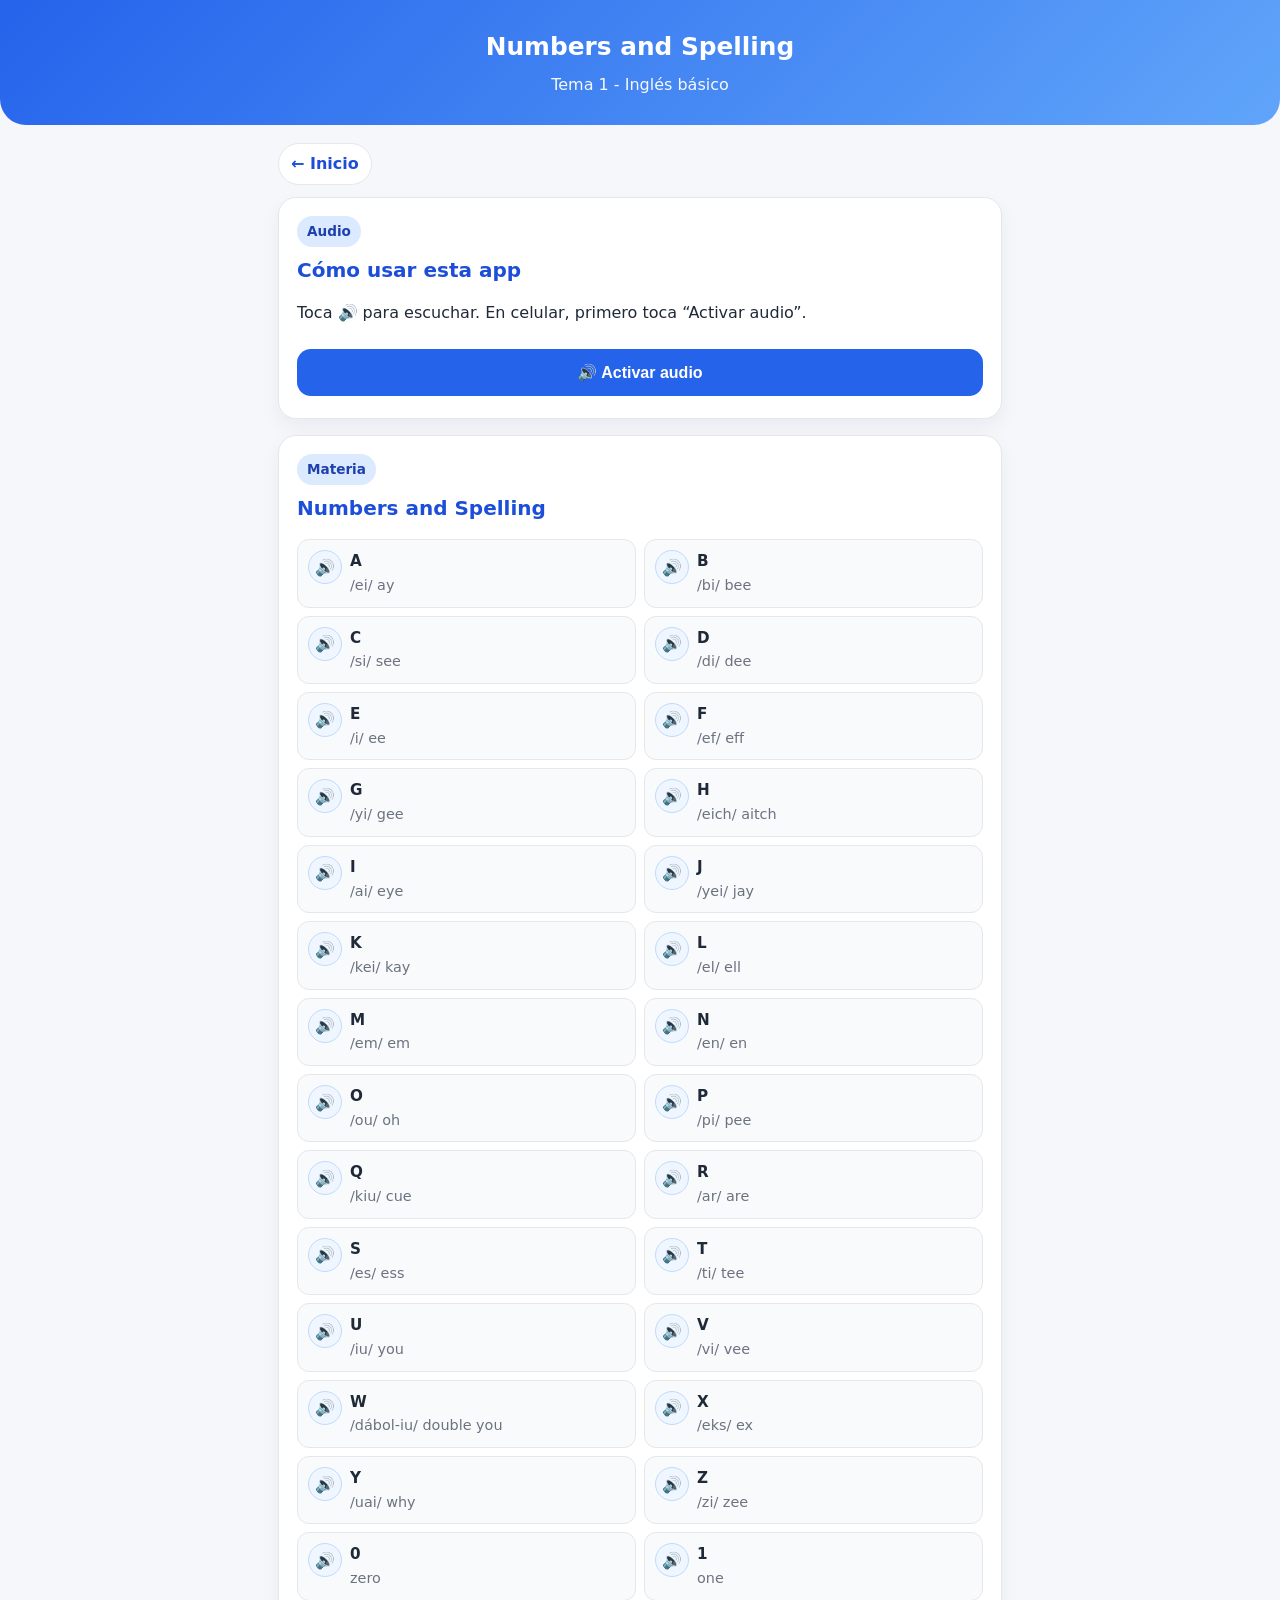
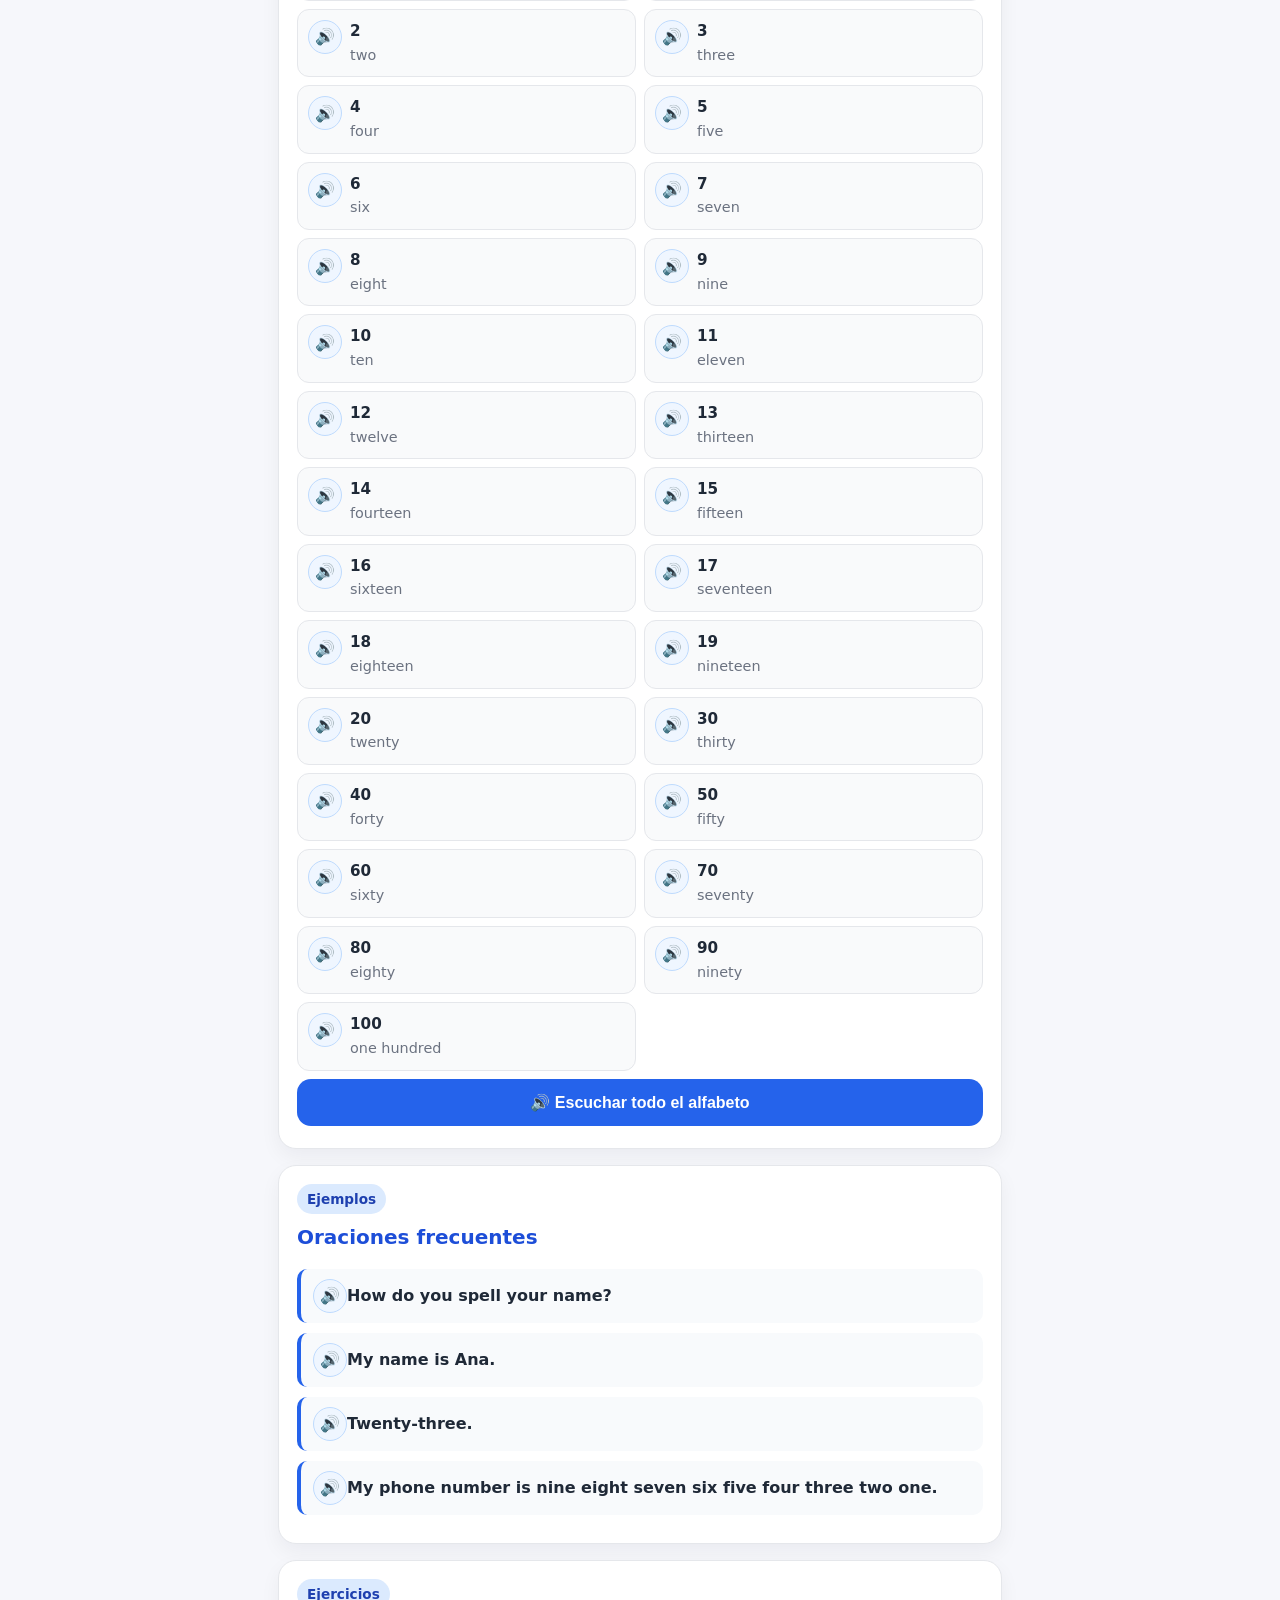
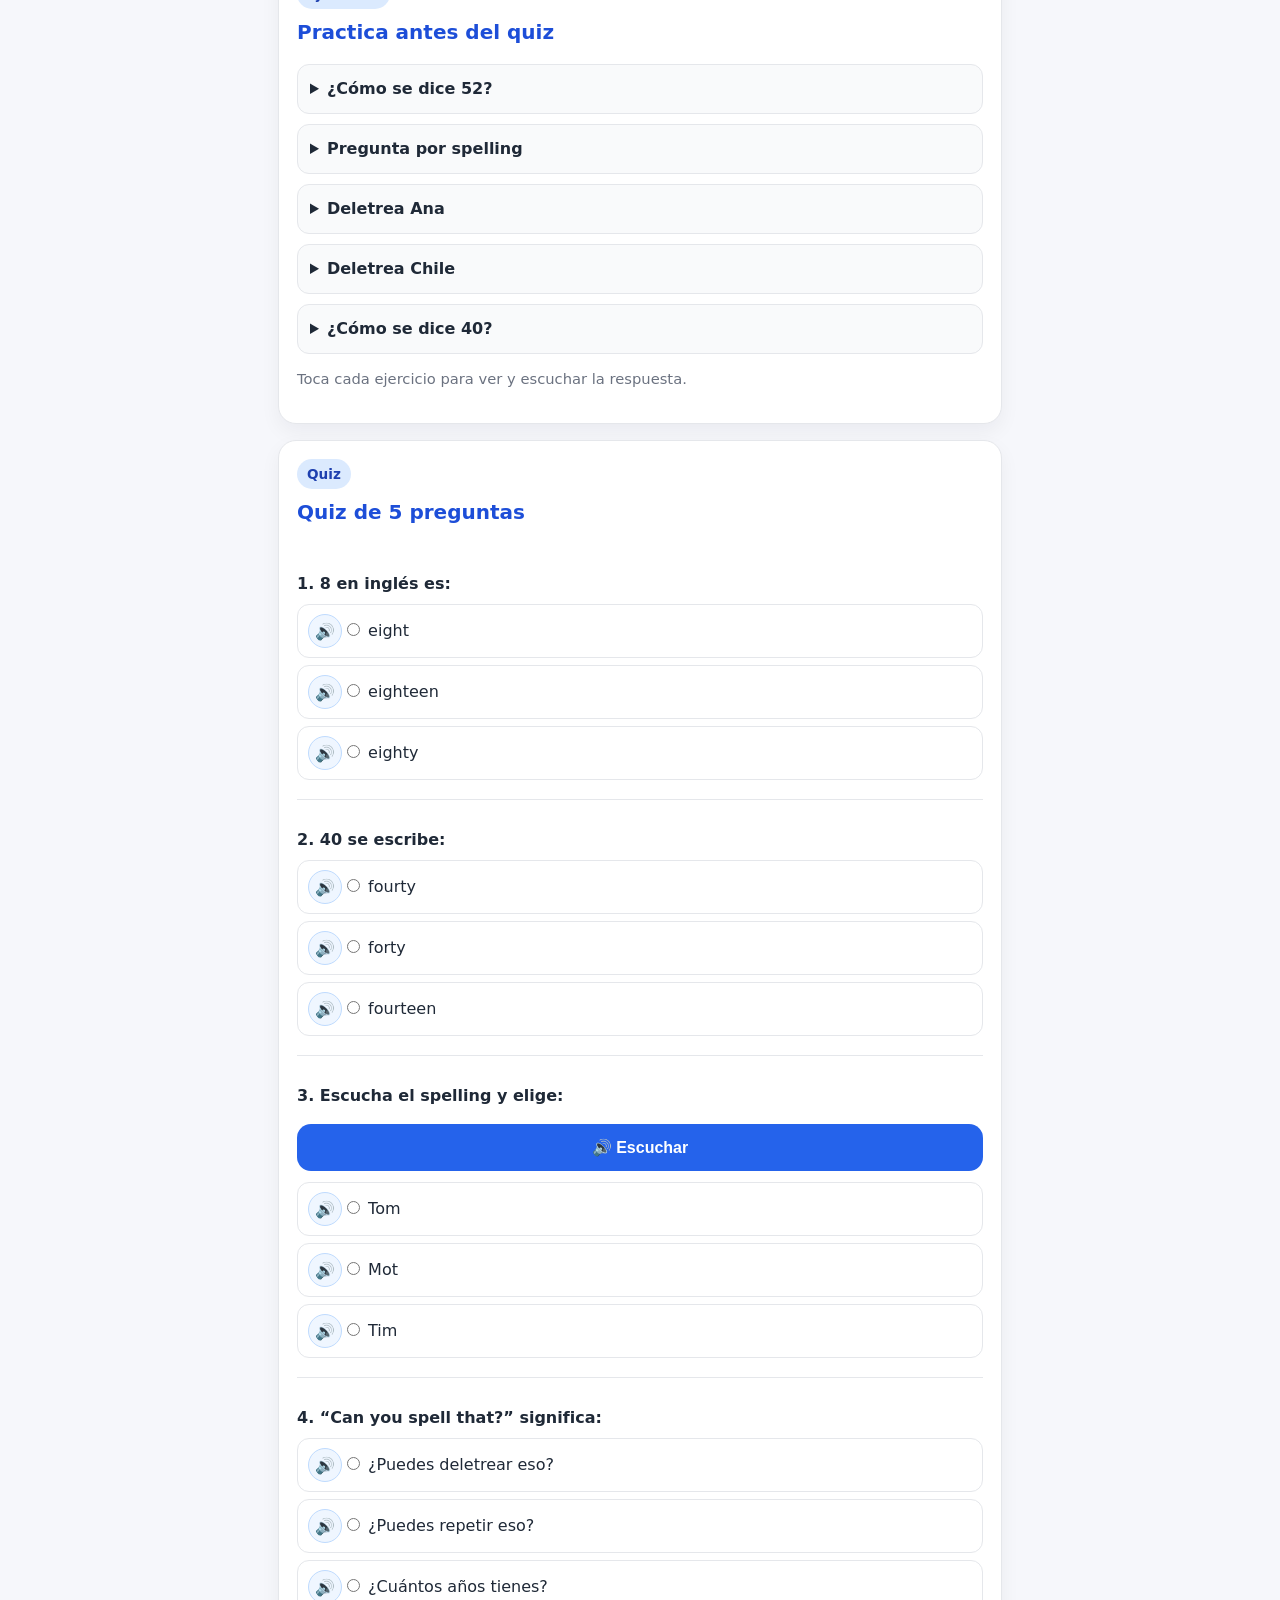
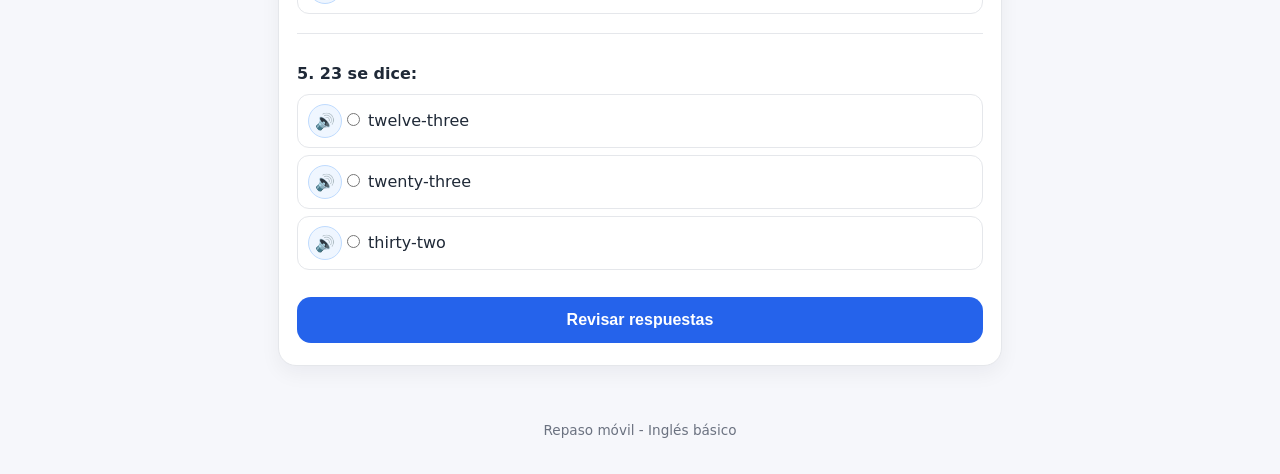
<file: numbers_and_spelling.html>
<!DOCTYPE html><html lang="es"><head><meta charset="UTF-8"><meta name="viewport" content="width=device-width, initial-scale=1.0"><title>Numbers and Spelling</title><link rel="stylesheet" href="assets/style.css"></head><body><header><h1>Numbers and Spelling</h1><p>Tema 1 - Inglés básico</p></header><main><div class="nav"><a href="index.html">← Inicio</a></div><section class="card"><span class="pill">Audio</span><h2>Cómo usar esta app</h2><p>Toca 🔊 para escuchar. En celular, primero toca “Activar audio”.</p><button class="big-audio" onclick="activateAudio()">🔊 Activar audio</button></section>
<section class="card"><span class="pill">Materia</span><h2>Numbers and Spelling</h2><div class="grid"><div class="box" data-speak="A"><div class="box-content"><strong>A</strong><div class="translation">/ei/ ay</div></div></div>
<div class="box" data-speak="B"><div class="box-content"><strong>B</strong><div class="translation">/bi/ bee</div></div></div>
<div class="box" data-speak="C"><div class="box-content"><strong>C</strong><div class="translation">/si/ see</div></div></div>
<div class="box" data-speak="D"><div class="box-content"><strong>D</strong><div class="translation">/di/ dee</div></div></div>
<div class="box" data-speak="E"><div class="box-content"><strong>E</strong><div class="translation">/i/ ee</div></div></div>
<div class="box" data-speak="F"><div class="box-content"><strong>F</strong><div class="translation">/ef/ eff</div></div></div>
<div class="box" data-speak="G"><div class="box-content"><strong>G</strong><div class="translation">/yi/ gee</div></div></div>
<div class="box" data-speak="H"><div class="box-content"><strong>H</strong><div class="translation">/eich/ aitch</div></div></div>
<div class="box" data-speak="I"><div class="box-content"><strong>I</strong><div class="translation">/ai/ eye</div></div></div>
<div class="box" data-speak="J"><div class="box-content"><strong>J</strong><div class="translation">/yei/ jay</div></div></div>
<div class="box" data-speak="K"><div class="box-content"><strong>K</strong><div class="translation">/kei/ kay</div></div></div>
<div class="box" data-speak="L"><div class="box-content"><strong>L</strong><div class="translation">/el/ ell</div></div></div>
<div class="box" data-speak="M"><div class="box-content"><strong>M</strong><div class="translation">/em/ em</div></div></div>
<div class="box" data-speak="N"><div class="box-content"><strong>N</strong><div class="translation">/en/ en</div></div></div>
<div class="box" data-speak="O"><div class="box-content"><strong>O</strong><div class="translation">/ou/ oh</div></div></div>
<div class="box" data-speak="P"><div class="box-content"><strong>P</strong><div class="translation">/pi/ pee</div></div></div>
<div class="box" data-speak="Q"><div class="box-content"><strong>Q</strong><div class="translation">/kiu/ cue</div></div></div>
<div class="box" data-speak="R"><div class="box-content"><strong>R</strong><div class="translation">/ar/ are</div></div></div>
<div class="box" data-speak="S"><div class="box-content"><strong>S</strong><div class="translation">/es/ ess</div></div></div>
<div class="box" data-speak="T"><div class="box-content"><strong>T</strong><div class="translation">/ti/ tee</div></div></div>
<div class="box" data-speak="U"><div class="box-content"><strong>U</strong><div class="translation">/iu/ you</div></div></div>
<div class="box" data-speak="V"><div class="box-content"><strong>V</strong><div class="translation">/vi/ vee</div></div></div>
<div class="box" data-speak="W"><div class="box-content"><strong>W</strong><div class="translation">/dábol-iu/ double you</div></div></div>
<div class="box" data-speak="X"><div class="box-content"><strong>X</strong><div class="translation">/eks/ ex</div></div></div>
<div class="box" data-speak="Y"><div class="box-content"><strong>Y</strong><div class="translation">/uai/ why</div></div></div>
<div class="box" data-speak="Z"><div class="box-content"><strong>Z</strong><div class="translation">/zi/ zee</div></div></div>
<div class="box" data-speak="0"><div class="box-content"><strong>0</strong><div class="translation">zero</div></div></div>
<div class="box" data-speak="1"><div class="box-content"><strong>1</strong><div class="translation">one</div></div></div>
<div class="box" data-speak="2"><div class="box-content"><strong>2</strong><div class="translation">two</div></div></div>
<div class="box" data-speak="3"><div class="box-content"><strong>3</strong><div class="translation">three</div></div></div>
<div class="box" data-speak="4"><div class="box-content"><strong>4</strong><div class="translation">four</div></div></div>
<div class="box" data-speak="5"><div class="box-content"><strong>5</strong><div class="translation">five</div></div></div>
<div class="box" data-speak="6"><div class="box-content"><strong>6</strong><div class="translation">six</div></div></div>
<div class="box" data-speak="7"><div class="box-content"><strong>7</strong><div class="translation">seven</div></div></div>
<div class="box" data-speak="8"><div class="box-content"><strong>8</strong><div class="translation">eight</div></div></div>
<div class="box" data-speak="9"><div class="box-content"><strong>9</strong><div class="translation">nine</div></div></div>
<div class="box" data-speak="10"><div class="box-content"><strong>10</strong><div class="translation">ten</div></div></div>
<div class="box" data-speak="11"><div class="box-content"><strong>11</strong><div class="translation">eleven</div></div></div>
<div class="box" data-speak="12"><div class="box-content"><strong>12</strong><div class="translation">twelve</div></div></div>
<div class="box" data-speak="13"><div class="box-content"><strong>13</strong><div class="translation">thirteen</div></div></div>
<div class="box" data-speak="14"><div class="box-content"><strong>14</strong><div class="translation">fourteen</div></div></div>
<div class="box" data-speak="15"><div class="box-content"><strong>15</strong><div class="translation">fifteen</div></div></div>
<div class="box" data-speak="16"><div class="box-content"><strong>16</strong><div class="translation">sixteen</div></div></div>
<div class="box" data-speak="17"><div class="box-content"><strong>17</strong><div class="translation">seventeen</div></div></div>
<div class="box" data-speak="18"><div class="box-content"><strong>18</strong><div class="translation">eighteen</div></div></div>
<div class="box" data-speak="19"><div class="box-content"><strong>19</strong><div class="translation">nineteen</div></div></div>
<div class="box" data-speak="20"><div class="box-content"><strong>20</strong><div class="translation">twenty</div></div></div>
<div class="box" data-speak="30"><div class="box-content"><strong>30</strong><div class="translation">thirty</div></div></div>
<div class="box" data-speak="40"><div class="box-content"><strong>40</strong><div class="translation">forty</div></div></div>
<div class="box" data-speak="50"><div class="box-content"><strong>50</strong><div class="translation">fifty</div></div></div>
<div class="box" data-speak="60"><div class="box-content"><strong>60</strong><div class="translation">sixty</div></div></div>
<div class="box" data-speak="70"><div class="box-content"><strong>70</strong><div class="translation">seventy</div></div></div>
<div class="box" data-speak="80"><div class="box-content"><strong>80</strong><div class="translation">eighty</div></div></div>
<div class="box" data-speak="90"><div class="box-content"><strong>90</strong><div class="translation">ninety</div></div></div>
<div class="box" data-speak="100"><div class="box-content"><strong>100</strong><div class="translation">one hundred</div></div></div></div><button class="big-audio" type="button" onclick="speakSpelling('ABCDEFGHIJKLMNOPQRSTUVWXYZ')">🔊 Escuchar todo el alfabeto</button></section>
<section class="card"><span class="pill">Ejemplos</span><h2>Oraciones frecuentes</h2><div class="example" data-speak="How do you spell your name?"><strong>How do you spell your name?</strong></div>
<div class="example" data-speak="My name is Ana."><strong>My name is Ana.</strong></div>
<div class="example" data-speak="Twenty-three."><strong>Twenty-three.</strong></div>
<div class="example" data-speak="My phone number is nine eight seven six five four three two one."><strong>My phone number is nine eight seven six five four three two one.</strong></div></section>
<section class="card"><span class="pill">Ejercicios</span><h2>Practica antes del quiz</h2><details><summary>¿Cómo se dice 52?</summary><p data-speak="fifty-two"><strong>Respuesta:</strong> fifty-two</p></details>
<details><summary>Pregunta por spelling</summary><p data-speak="How do you spell your name?"><strong>Respuesta:</strong> How do you spell your name?</p></details>
<details><summary>Deletrea Ana</summary><p data-speak="A N A"><strong>Respuesta:</strong> A N A</p></details>
<details><summary>Deletrea Chile</summary><p data-speak="C H I L E"><strong>Respuesta:</strong> C H I L E</p></details>
<details><summary>¿Cómo se dice 40?</summary><p data-speak="forty"><strong>Respuesta:</strong> forty</p></details><p class="small">Toca cada ejercicio para ver y escuchar la respuesta.</p></section>
<section class="card"><span class="pill">Quiz</span><h2>Quiz de 5 preguntas</h2><form>
<div class="quiz-question"><h3>1. 8 en inglés es:</h3>
<label data-speak="eight"><input name="q1" type="radio" value="a"> eight</label>
<label data-speak="eighteen"><input name="q1" type="radio" value="b"> eighteen</label>
<label data-speak="eighty"><input name="q1" type="radio" value="c"> eighty</label>
</div>
<div class="quiz-question"><h3>2. 40 se escribe:</h3>
<label data-speak="fourty"><input name="q2" type="radio" value="a"> fourty</label>
<label data-speak="forty"><input name="q2" type="radio" value="b"> forty</label>
<label data-speak="fourteen"><input name="q2" type="radio" value="c"> fourteen</label>
</div>
<div class="quiz-question"><h3>3. Escucha el spelling y elige:</h3>
<button class="big-audio" type="button" onclick="speakSpelling('TOM')">🔊 Escuchar</button>
<label data-speak="Tom"><input name="q3" type="radio" value="a"> Tom</label>
<label data-speak="Mot"><input name="q3" type="radio" value="b"> Mot</label>
<label data-speak="Tim"><input name="q3" type="radio" value="c"> Tim</label>
</div>
<div class="quiz-question"><h3>4. “Can you spell that?” significa:</h3>
<label data-speak="¿Puedes deletrear eso?"><input name="q4" type="radio" value="a"> ¿Puedes deletrear eso?</label>
<label data-speak="¿Puedes repetir eso?"><input name="q4" type="radio" value="b"> ¿Puedes repetir eso?</label>
<label data-speak="¿Cuántos años tienes?"><input name="q4" type="radio" value="c"> ¿Cuántos años tienes?</label>
</div>
<div class="quiz-question"><h3>5. 23 se dice:</h3>
<label data-speak="twelve-three"><input name="q5" type="radio" value="a"> twelve-three</label>
<label data-speak="twenty-three"><input name="q5" type="radio" value="b"> twenty-three</label>
<label data-speak="thirty-two"><input name="q5" type="radio" value="c"> thirty-two</label>
</div>
<button class="primary" type="button" onclick="checkQuiz(ANSWERS)">Revisar respuestas</button><div id="result" class="result"></div></form></section>
</main><footer>Repaso móvil - Inglés básico</footer><script src="assets/app.js"></script><script>const ANSWERS={"q1": "a", "q2": "b", "q3": "a", "q4": "a", "q5": "b"};</script></body></html>
</file>
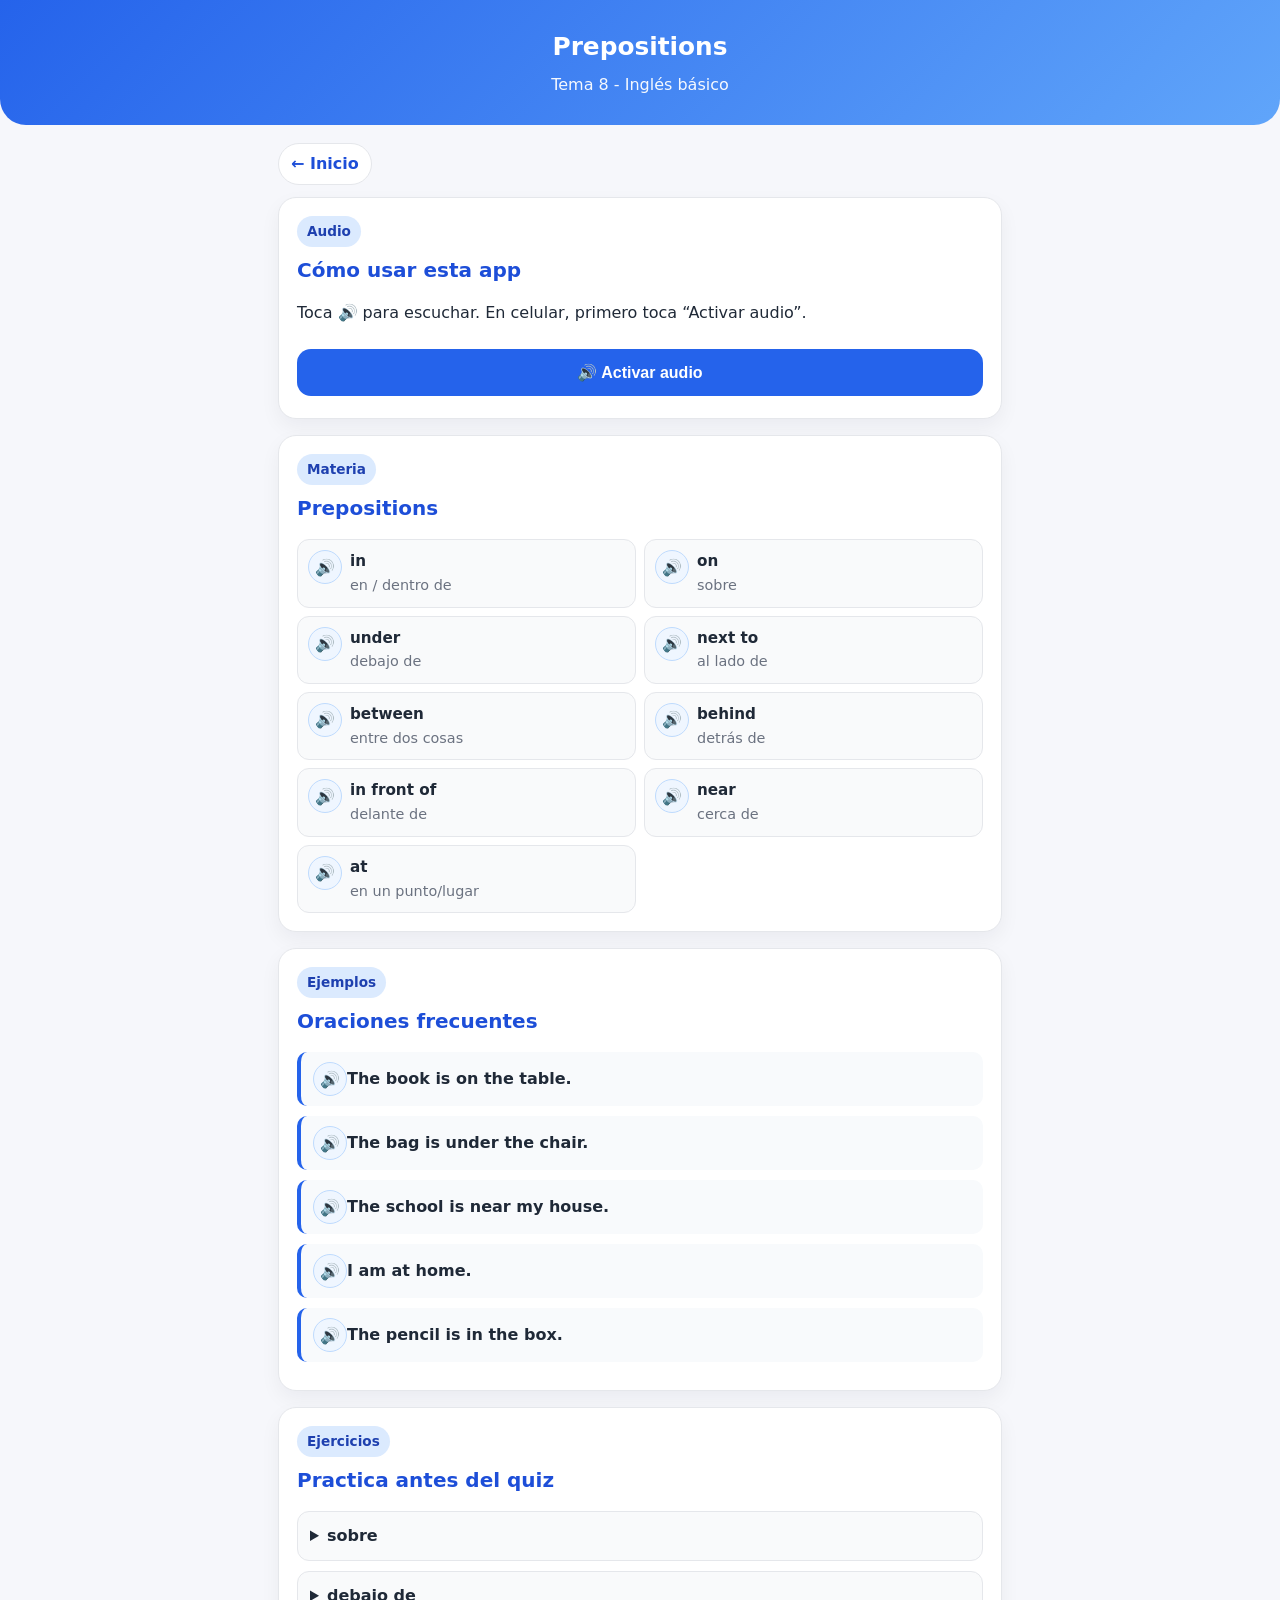
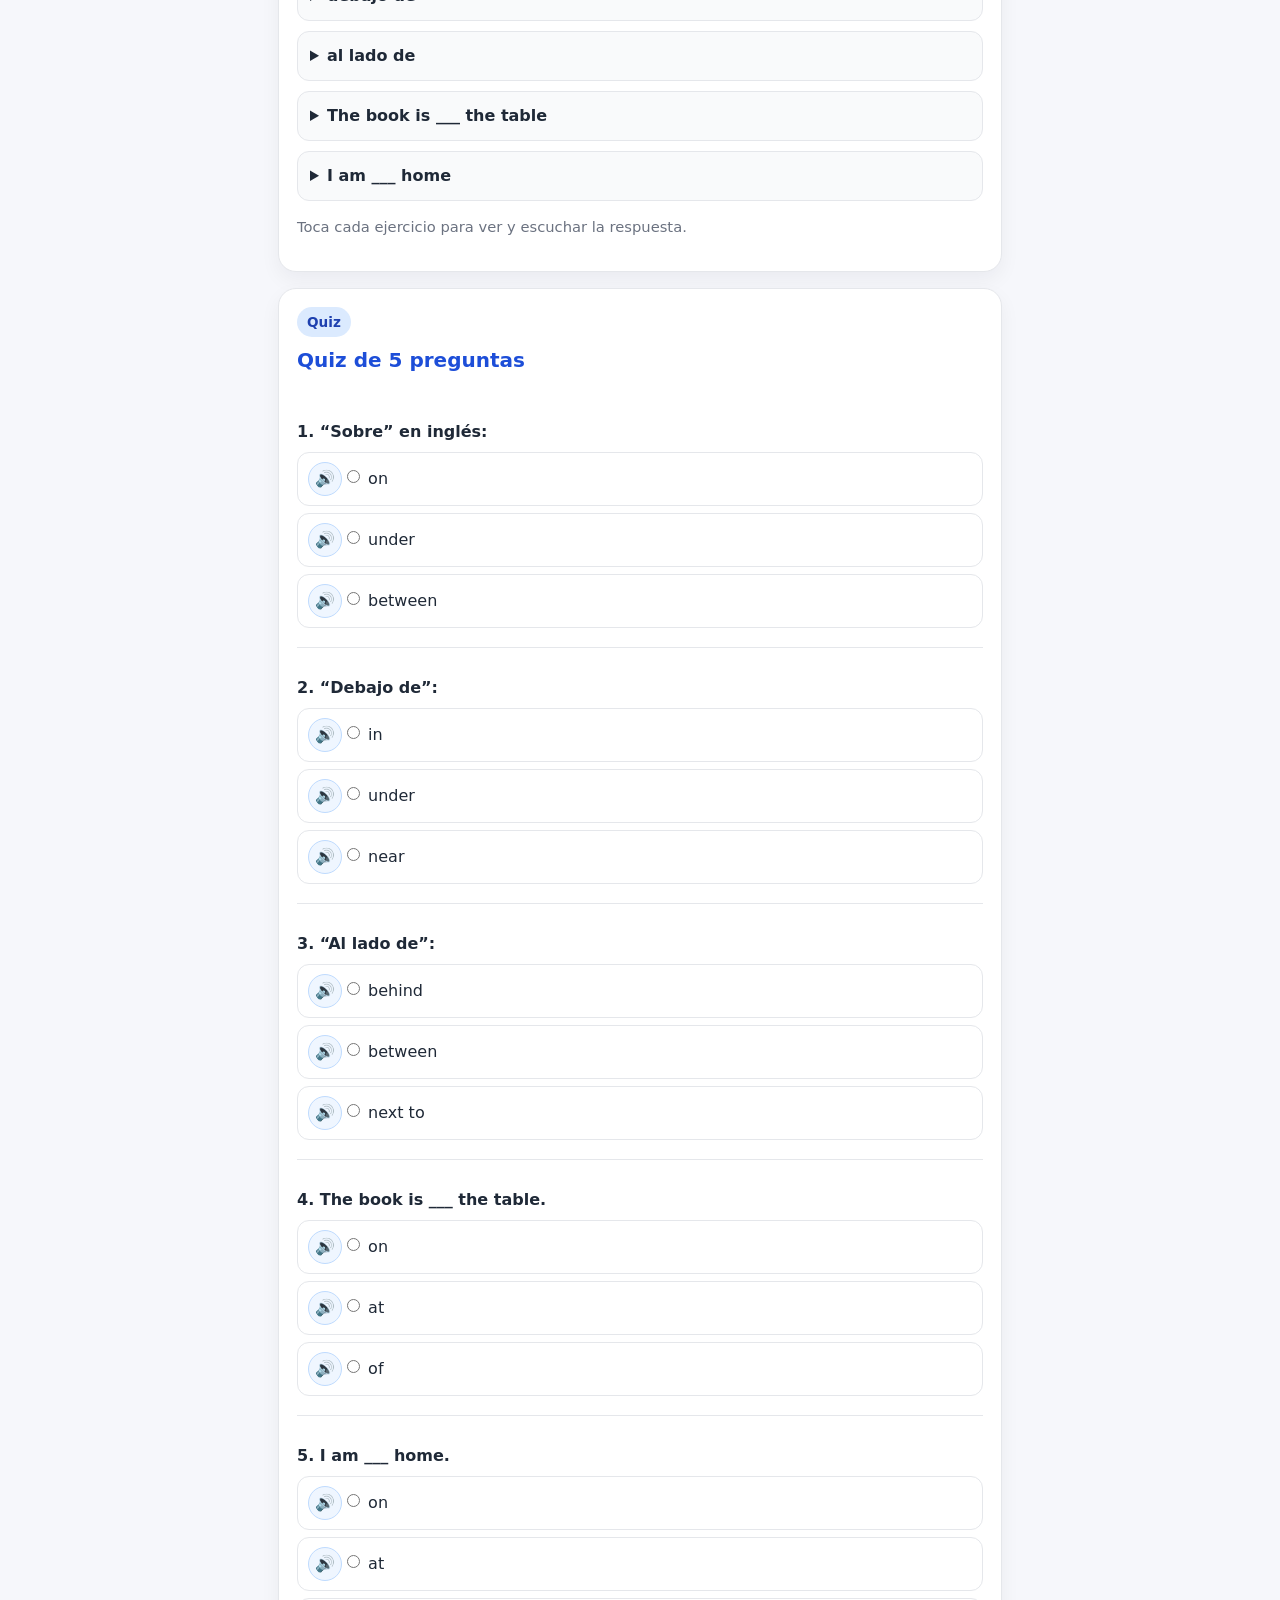
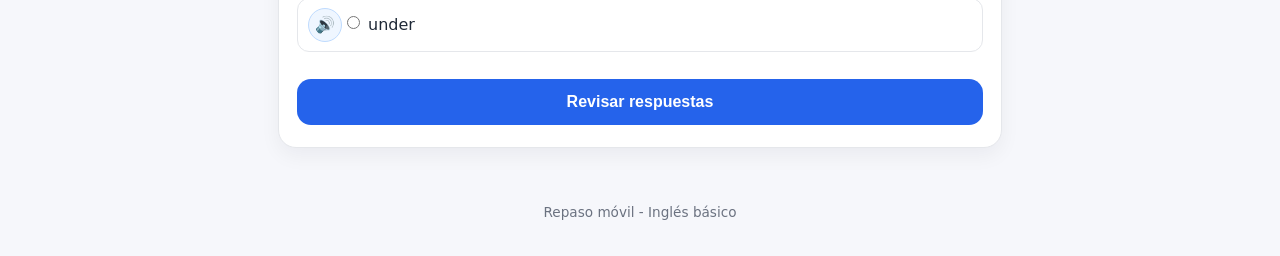
<file: prepositions.html>
<!DOCTYPE html><html lang="es"><head><meta charset="UTF-8"><meta name="viewport" content="width=device-width, initial-scale=1.0"><title>Prepositions</title><link rel="stylesheet" href="assets/style.css"></head><body><header><h1>Prepositions</h1><p>Tema 8 - Inglés básico</p></header><main><div class="nav"><a href="index.html">← Inicio</a></div><section class="card"><span class="pill">Audio</span><h2>Cómo usar esta app</h2><p>Toca 🔊 para escuchar. En celular, primero toca “Activar audio”.</p><button class="big-audio" onclick="activateAudio()">🔊 Activar audio</button></section>
<section class="card"><span class="pill">Materia</span><h2>Prepositions</h2><div class="grid"><div class="box" data-speak="in"><div class="box-content"><strong>in</strong><div class="translation">en / dentro de</div></div></div>
<div class="box" data-speak="on"><div class="box-content"><strong>on</strong><div class="translation">sobre</div></div></div>
<div class="box" data-speak="under"><div class="box-content"><strong>under</strong><div class="translation">debajo de</div></div></div>
<div class="box" data-speak="next to"><div class="box-content"><strong>next to</strong><div class="translation">al lado de</div></div></div>
<div class="box" data-speak="between"><div class="box-content"><strong>between</strong><div class="translation">entre dos cosas</div></div></div>
<div class="box" data-speak="behind"><div class="box-content"><strong>behind</strong><div class="translation">detrás de</div></div></div>
<div class="box" data-speak="in front of"><div class="box-content"><strong>in front of</strong><div class="translation">delante de</div></div></div>
<div class="box" data-speak="near"><div class="box-content"><strong>near</strong><div class="translation">cerca de</div></div></div>
<div class="box" data-speak="at"><div class="box-content"><strong>at</strong><div class="translation">en un punto/lugar</div></div></div></div></section>
<section class="card"><span class="pill">Ejemplos</span><h2>Oraciones frecuentes</h2><div class="example" data-speak="The book is on the table."><strong>The book is on the table.</strong></div>
<div class="example" data-speak="The bag is under the chair."><strong>The bag is under the chair.</strong></div>
<div class="example" data-speak="The school is near my house."><strong>The school is near my house.</strong></div>
<div class="example" data-speak="I am at home."><strong>I am at home.</strong></div>
<div class="example" data-speak="The pencil is in the box."><strong>The pencil is in the box.</strong></div></section>
<section class="card"><span class="pill">Ejercicios</span><h2>Practica antes del quiz</h2><details><summary>sobre</summary><p data-speak="on"><strong>Respuesta:</strong> on</p></details>
<details><summary>debajo de</summary><p data-speak="under"><strong>Respuesta:</strong> under</p></details>
<details><summary>al lado de</summary><p data-speak="next to"><strong>Respuesta:</strong> next to</p></details>
<details><summary>The book is ___ the table</summary><p data-speak="The book is on the table."><strong>Respuesta:</strong> The book is on the table.</p></details>
<details><summary>I am ___ home</summary><p data-speak="I am at home."><strong>Respuesta:</strong> I am at home.</p></details><p class="small">Toca cada ejercicio para ver y escuchar la respuesta.</p></section>
<section class="card"><span class="pill">Quiz</span><h2>Quiz de 5 preguntas</h2><form>
<div class="quiz-question"><h3>1. “Sobre” en inglés:</h3>
<label data-speak="on"><input name="q1" type="radio" value="a"> on</label>
<label data-speak="under"><input name="q1" type="radio" value="b"> under</label>
<label data-speak="between"><input name="q1" type="radio" value="c"> between</label>
</div>
<div class="quiz-question"><h3>2. “Debajo de”:</h3>
<label data-speak="in"><input name="q2" type="radio" value="a"> in</label>
<label data-speak="under"><input name="q2" type="radio" value="b"> under</label>
<label data-speak="near"><input name="q2" type="radio" value="c"> near</label>
</div>
<div class="quiz-question"><h3>3. “Al lado de”:</h3>
<label data-speak="behind"><input name="q3" type="radio" value="a"> behind</label>
<label data-speak="between"><input name="q3" type="radio" value="b"> between</label>
<label data-speak="next to"><input name="q3" type="radio" value="c"> next to</label>
</div>
<div class="quiz-question"><h3>4. The book is ___ the table.</h3>
<label data-speak="on"><input name="q4" type="radio" value="a"> on</label>
<label data-speak="at"><input name="q4" type="radio" value="b"> at</label>
<label data-speak="of"><input name="q4" type="radio" value="c"> of</label>
</div>
<div class="quiz-question"><h3>5. I am ___ home.</h3>
<label data-speak="on"><input name="q5" type="radio" value="a"> on</label>
<label data-speak="at"><input name="q5" type="radio" value="b"> at</label>
<label data-speak="under"><input name="q5" type="radio" value="c"> under</label>
</div>
<button class="primary" type="button" onclick="checkQuiz(ANSWERS)">Revisar respuestas</button><div id="result" class="result"></div></form></section>
</main><footer>Repaso móvil - Inglés básico</footer><script src="assets/app.js"></script><script>const ANSWERS={"q1": "a", "q2": "b", "q3": "c", "q4": "a", "q5": "b"};</script></body></html>
</file>
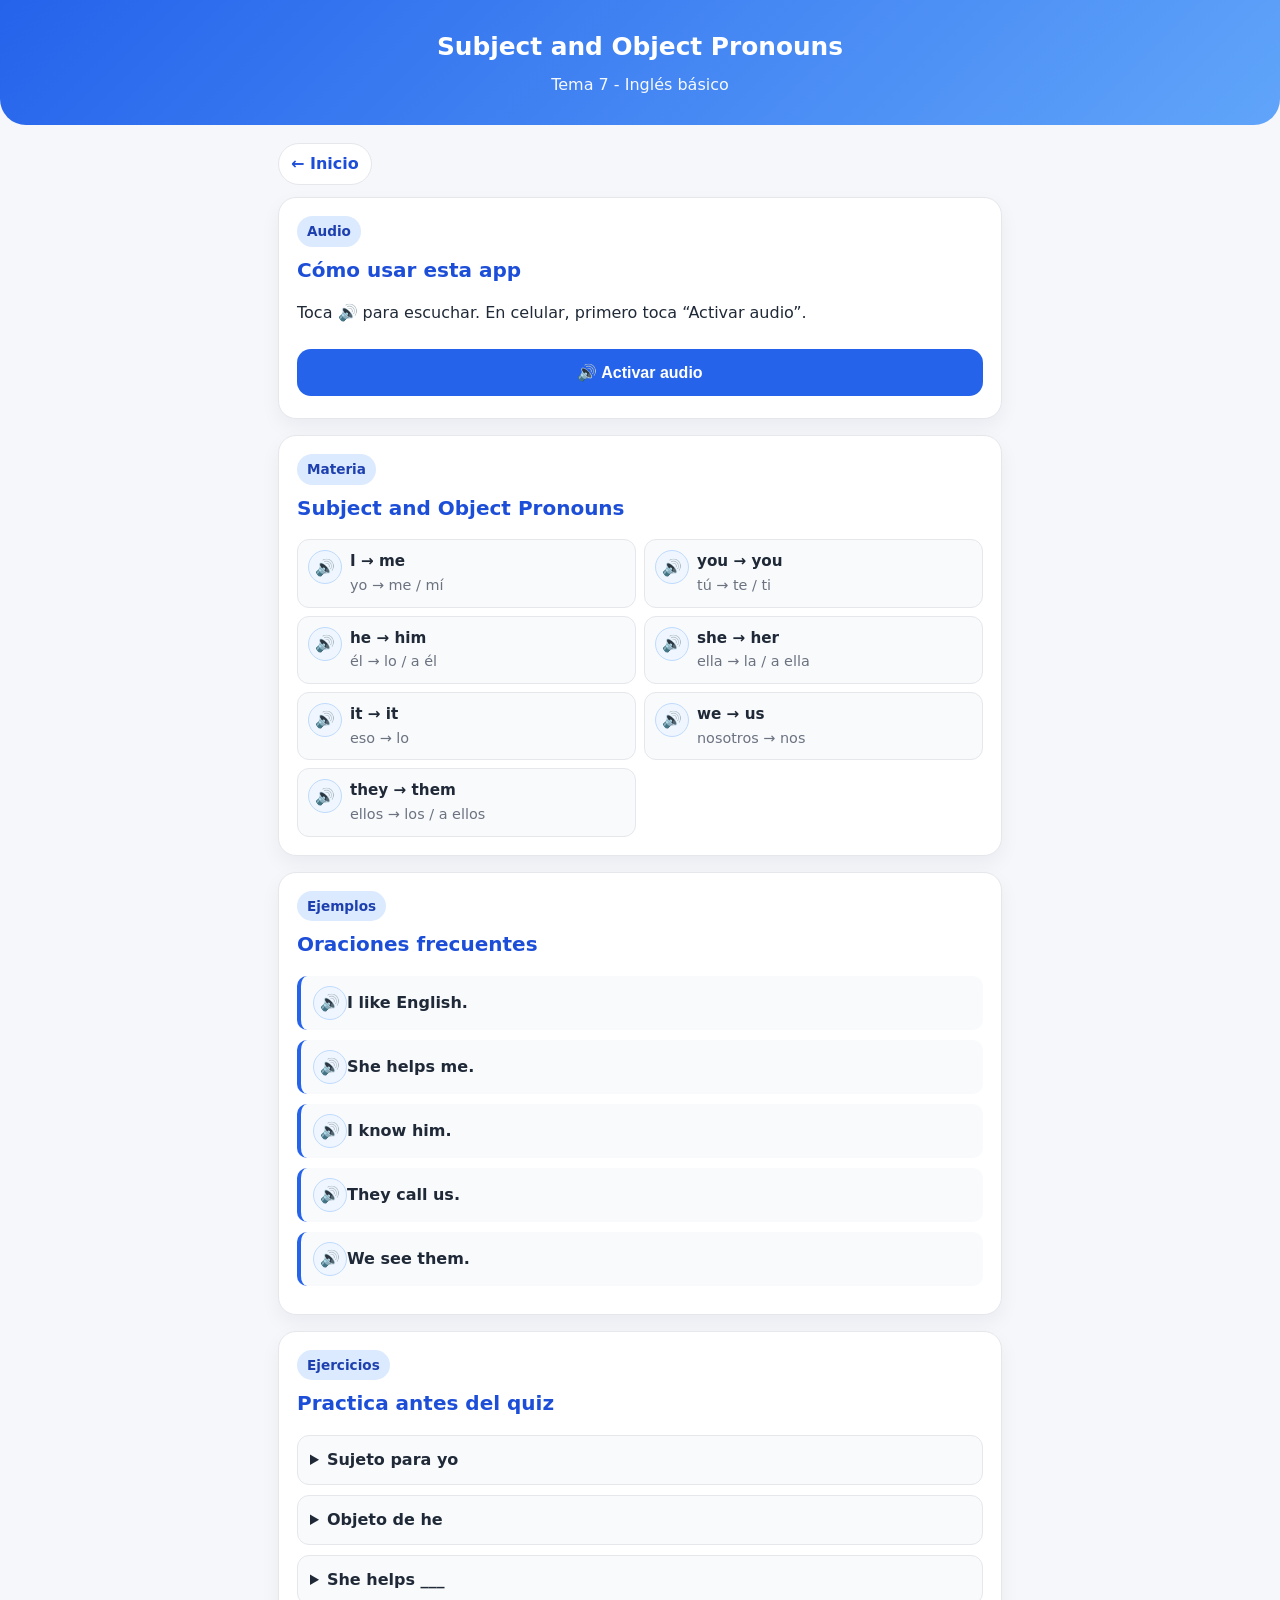
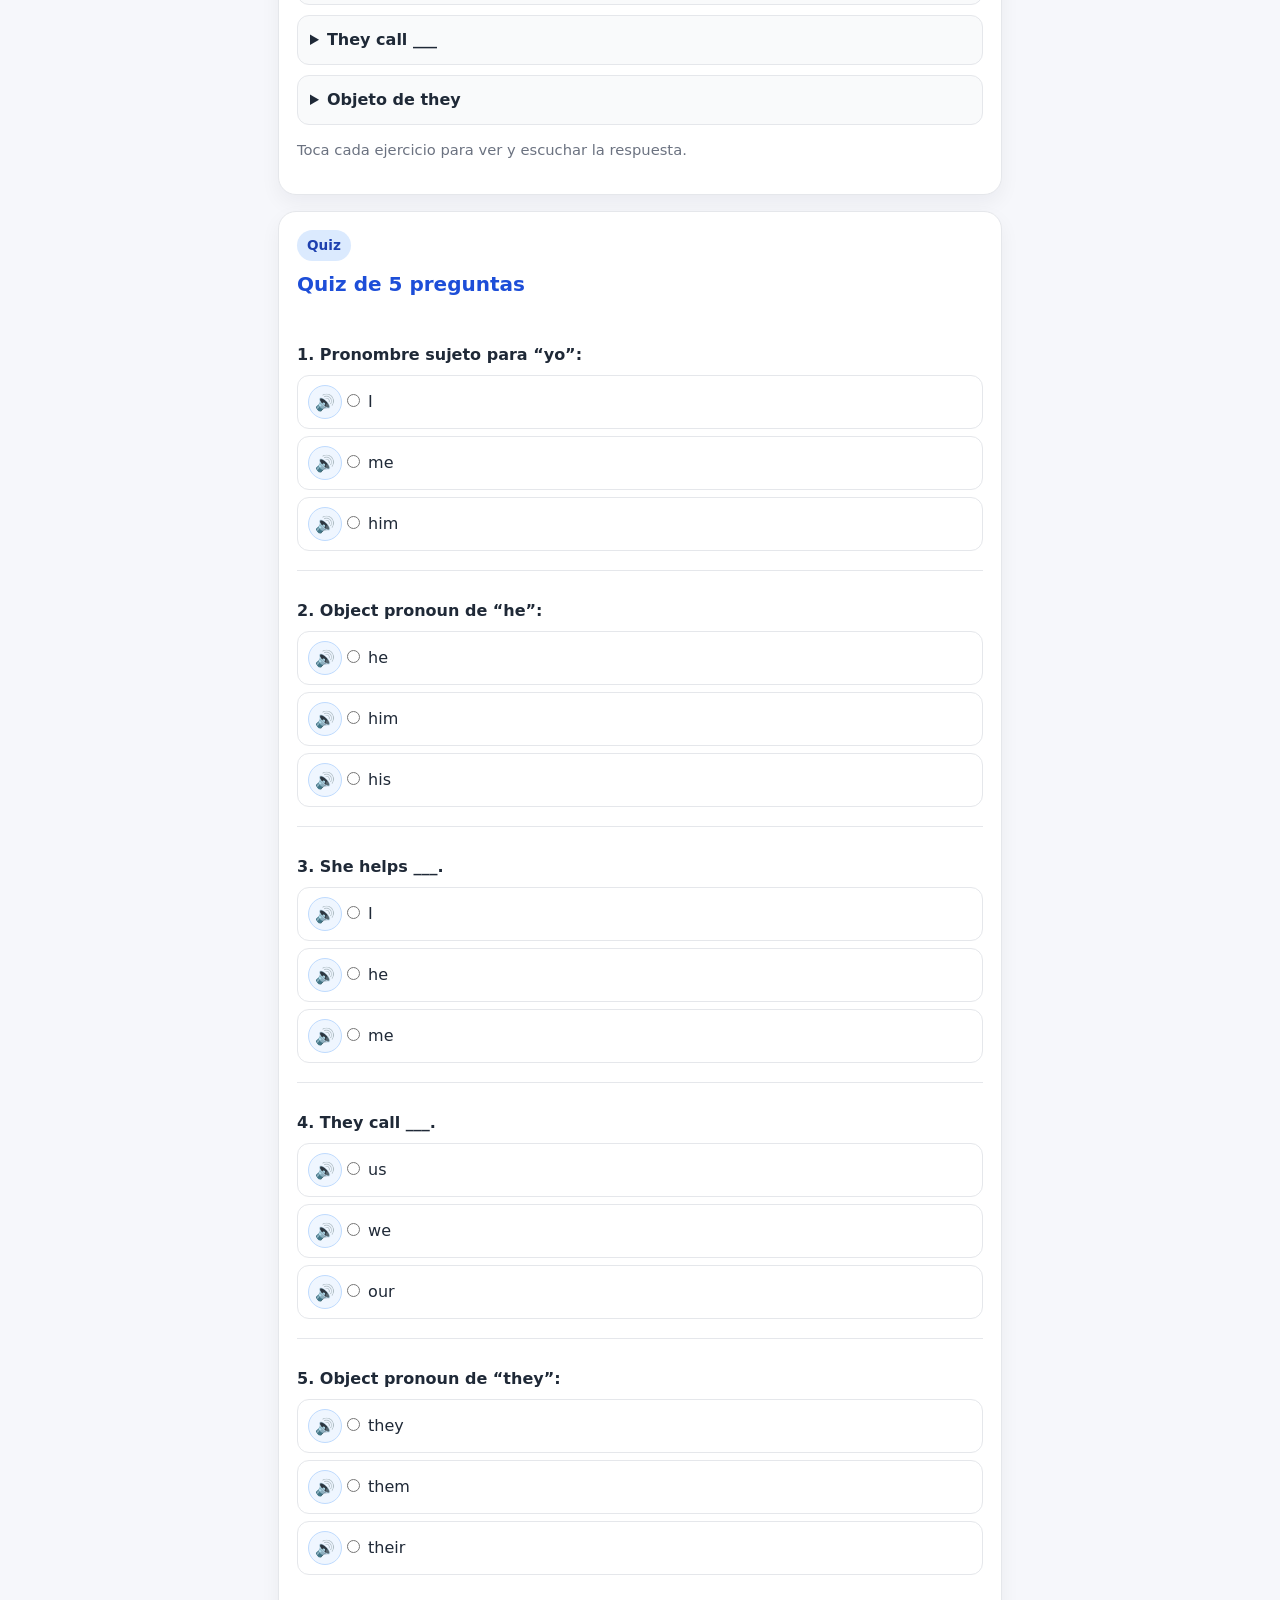
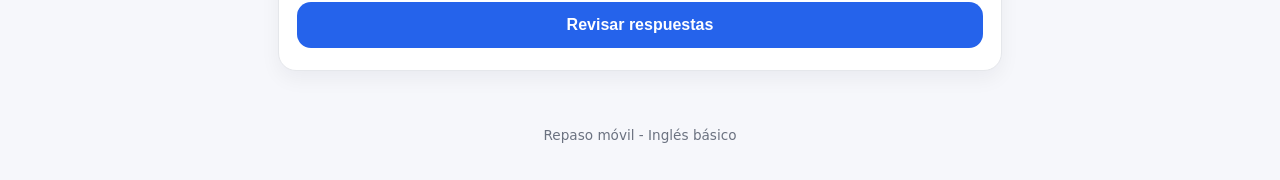
<file: subject_and_object_pronouns.html>
<!DOCTYPE html><html lang="es"><head><meta charset="UTF-8"><meta name="viewport" content="width=device-width, initial-scale=1.0"><title>Subject and Object Pronouns</title><link rel="stylesheet" href="assets/style.css"></head><body><header><h1>Subject and Object Pronouns</h1><p>Tema 7 - Inglés básico</p></header><main><div class="nav"><a href="index.html">← Inicio</a></div><section class="card"><span class="pill">Audio</span><h2>Cómo usar esta app</h2><p>Toca 🔊 para escuchar. En celular, primero toca “Activar audio”.</p><button class="big-audio" onclick="activateAudio()">🔊 Activar audio</button></section>
<section class="card"><span class="pill">Materia</span><h2>Subject and Object Pronouns</h2><div class="grid"><div class="box" data-speak="I → me"><div class="box-content"><strong>I → me</strong><div class="translation">yo → me / mí</div></div></div>
<div class="box" data-speak="you → you"><div class="box-content"><strong>you → you</strong><div class="translation">tú → te / ti</div></div></div>
<div class="box" data-speak="he → him"><div class="box-content"><strong>he → him</strong><div class="translation">él → lo / a él</div></div></div>
<div class="box" data-speak="she → her"><div class="box-content"><strong>she → her</strong><div class="translation">ella → la / a ella</div></div></div>
<div class="box" data-speak="it → it"><div class="box-content"><strong>it → it</strong><div class="translation">eso → lo</div></div></div>
<div class="box" data-speak="we → us"><div class="box-content"><strong>we → us</strong><div class="translation">nosotros → nos</div></div></div>
<div class="box" data-speak="they → them"><div class="box-content"><strong>they → them</strong><div class="translation">ellos → los / a ellos</div></div></div></div></section>
<section class="card"><span class="pill">Ejemplos</span><h2>Oraciones frecuentes</h2><div class="example" data-speak="I like English."><strong>I like English.</strong></div>
<div class="example" data-speak="She helps me."><strong>She helps me.</strong></div>
<div class="example" data-speak="I know him."><strong>I know him.</strong></div>
<div class="example" data-speak="They call us."><strong>They call us.</strong></div>
<div class="example" data-speak="We see them."><strong>We see them.</strong></div></section>
<section class="card"><span class="pill">Ejercicios</span><h2>Practica antes del quiz</h2><details><summary>Sujeto para yo</summary><p data-speak="I"><strong>Respuesta:</strong> I</p></details>
<details><summary>Objeto de he</summary><p data-speak="him"><strong>Respuesta:</strong> him</p></details>
<details><summary>She helps ___</summary><p data-speak="She helps me."><strong>Respuesta:</strong> She helps me.</p></details>
<details><summary>They call ___</summary><p data-speak="They call us."><strong>Respuesta:</strong> They call us.</p></details>
<details><summary>Objeto de they</summary><p data-speak="them"><strong>Respuesta:</strong> them</p></details><p class="small">Toca cada ejercicio para ver y escuchar la respuesta.</p></section>
<section class="card"><span class="pill">Quiz</span><h2>Quiz de 5 preguntas</h2><form>
<div class="quiz-question"><h3>1. Pronombre sujeto para “yo”:</h3>
<label data-speak="I"><input name="q1" type="radio" value="a"> I</label>
<label data-speak="me"><input name="q1" type="radio" value="b"> me</label>
<label data-speak="him"><input name="q1" type="radio" value="c"> him</label>
</div>
<div class="quiz-question"><h3>2. Object pronoun de “he”:</h3>
<label data-speak="he"><input name="q2" type="radio" value="a"> he</label>
<label data-speak="him"><input name="q2" type="radio" value="b"> him</label>
<label data-speak="his"><input name="q2" type="radio" value="c"> his</label>
</div>
<div class="quiz-question"><h3>3. She helps ___.</h3>
<label data-speak="I"><input name="q3" type="radio" value="a"> I</label>
<label data-speak="he"><input name="q3" type="radio" value="b"> he</label>
<label data-speak="me"><input name="q3" type="radio" value="c"> me</label>
</div>
<div class="quiz-question"><h3>4. They call ___.</h3>
<label data-speak="us"><input name="q4" type="radio" value="a"> us</label>
<label data-speak="we"><input name="q4" type="radio" value="b"> we</label>
<label data-speak="our"><input name="q4" type="radio" value="c"> our</label>
</div>
<div class="quiz-question"><h3>5. Object pronoun de “they”:</h3>
<label data-speak="they"><input name="q5" type="radio" value="a"> they</label>
<label data-speak="them"><input name="q5" type="radio" value="b"> them</label>
<label data-speak="their"><input name="q5" type="radio" value="c"> their</label>
</div>
<button class="primary" type="button" onclick="checkQuiz(ANSWERS)">Revisar respuestas</button><div id="result" class="result"></div></form></section>
</main><footer>Repaso móvil - Inglés básico</footer><script src="assets/app.js"></script><script>const ANSWERS={"q1": "a", "q2": "b", "q3": "c", "q4": "a", "q5": "b"};</script></body></html>
</file>
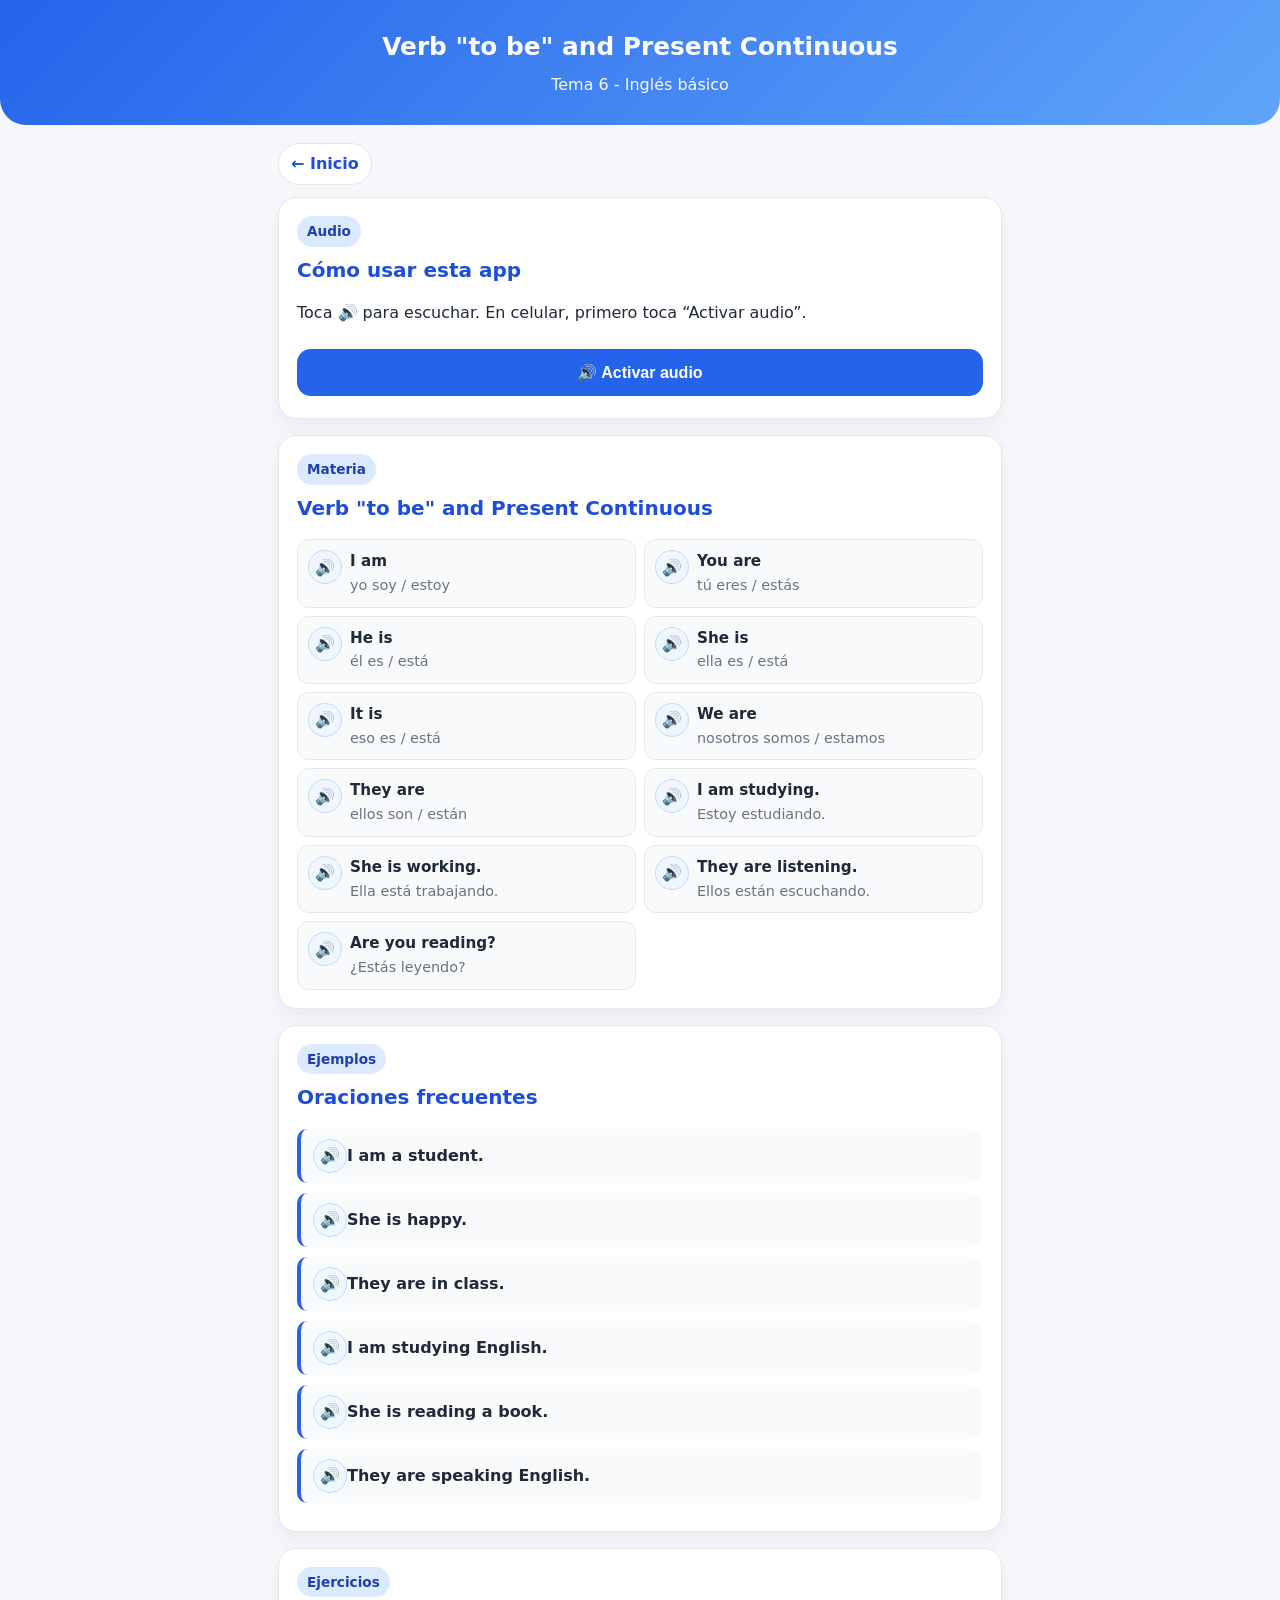
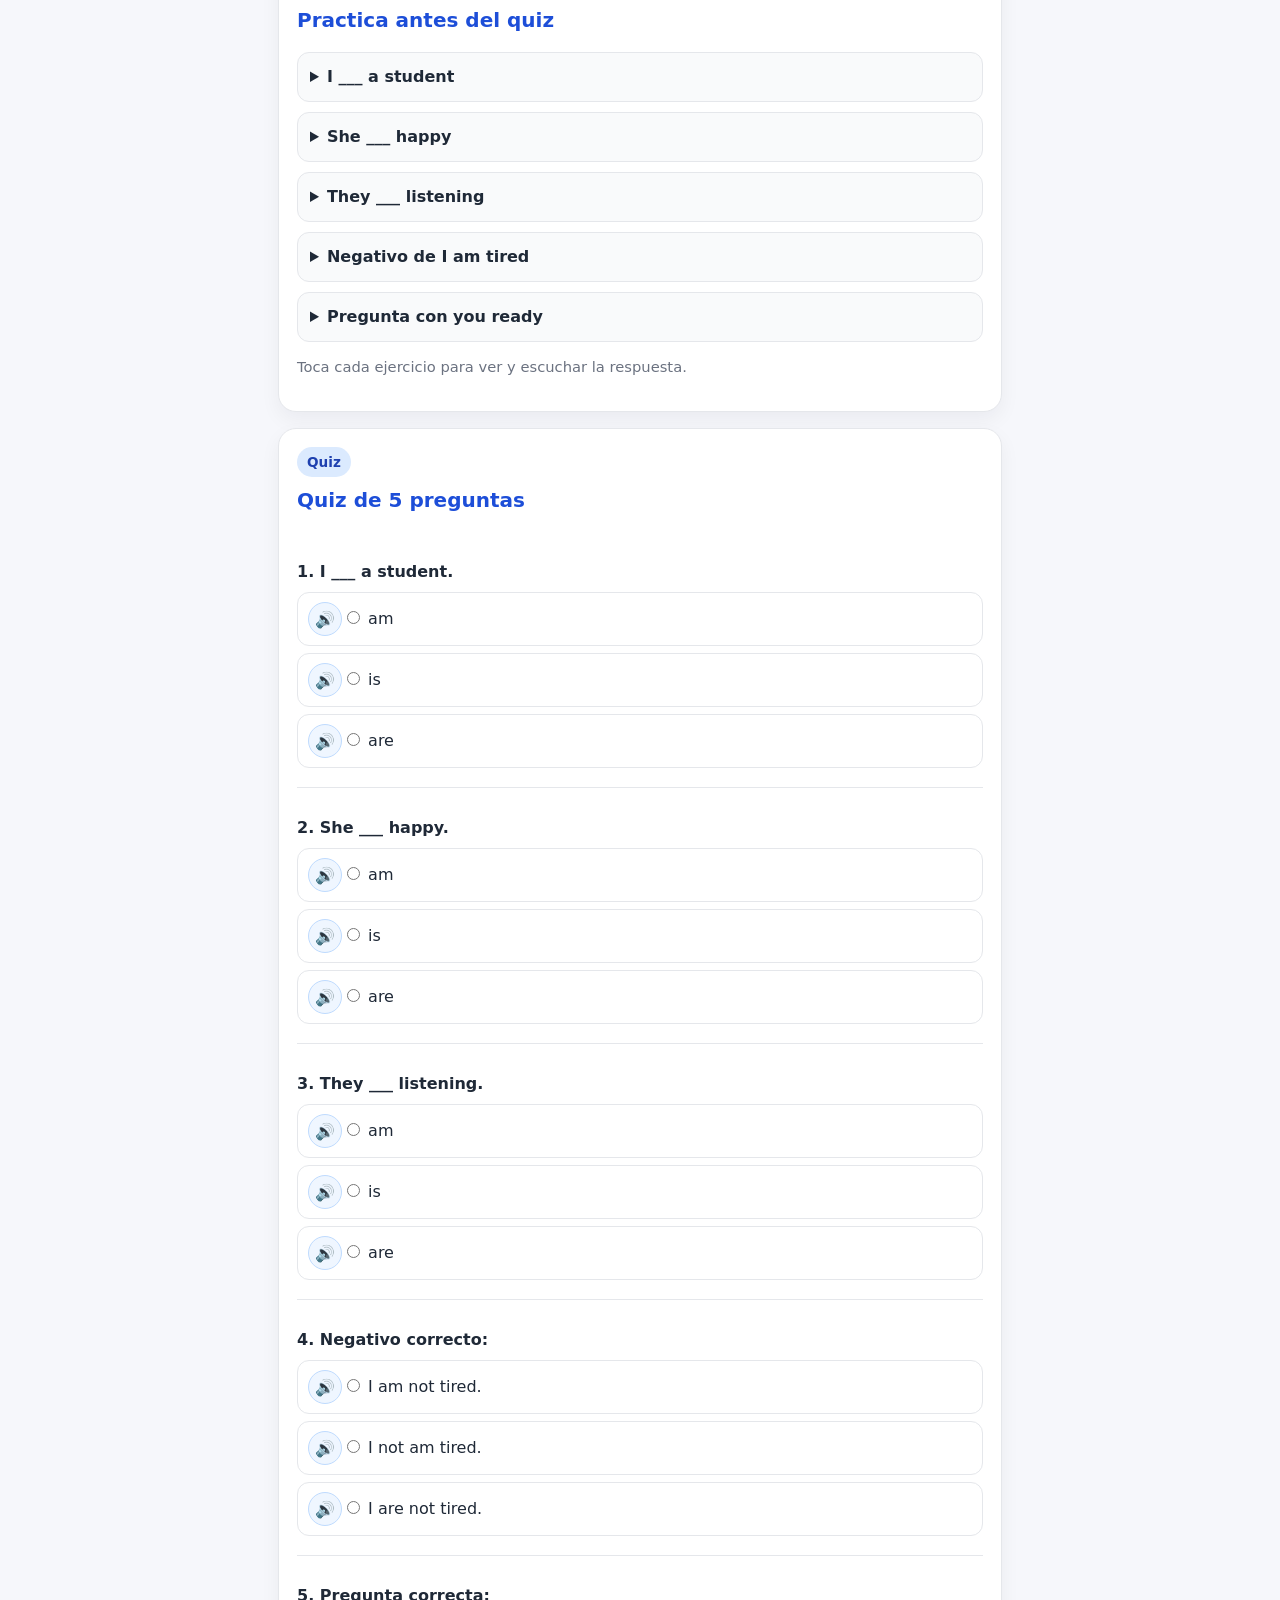
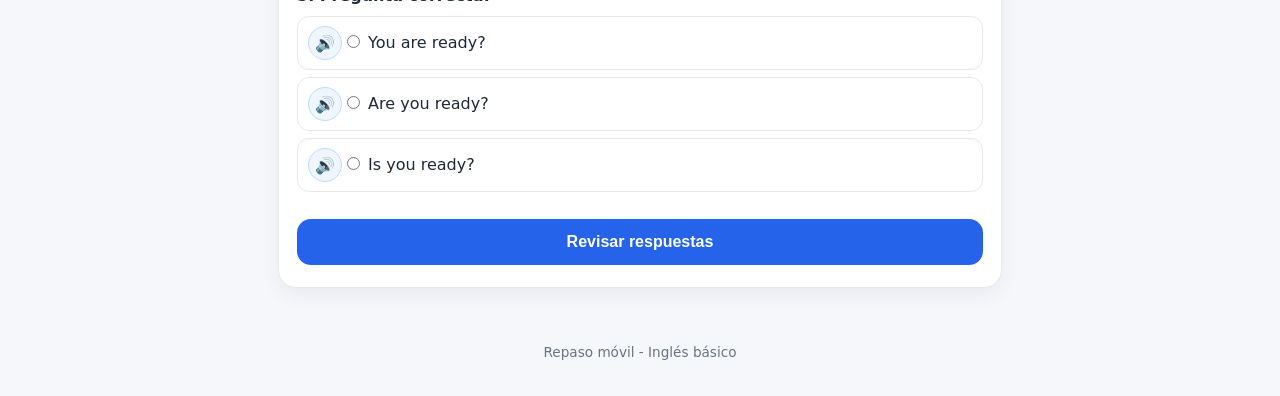
<file: verb_to_be_present_continuous.html>
<!DOCTYPE html><html lang="es"><head><meta charset="UTF-8"><meta name="viewport" content="width=device-width, initial-scale=1.0"><title>Verb "to be" and Present Continuous</title><link rel="stylesheet" href="assets/style.css"></head><body><header><h1>Verb "to be" and Present Continuous</h1><p>Tema 6 - Inglés básico</p></header><main><div class="nav"><a href="index.html">← Inicio</a></div><section class="card"><span class="pill">Audio</span><h2>Cómo usar esta app</h2><p>Toca 🔊 para escuchar. En celular, primero toca “Activar audio”.</p><button class="big-audio" onclick="activateAudio()">🔊 Activar audio</button></section>
<section class="card"><span class="pill">Materia</span><h2>Verb "to be" and Present Continuous</h2><div class="grid"><div class="box" data-speak="I am"><div class="box-content"><strong>I am</strong><div class="translation">yo soy / estoy</div></div></div>
<div class="box" data-speak="You are"><div class="box-content"><strong>You are</strong><div class="translation">tú eres / estás</div></div></div>
<div class="box" data-speak="He is"><div class="box-content"><strong>He is</strong><div class="translation">él es / está</div></div></div>
<div class="box" data-speak="She is"><div class="box-content"><strong>She is</strong><div class="translation">ella es / está</div></div></div>
<div class="box" data-speak="It is"><div class="box-content"><strong>It is</strong><div class="translation">eso es / está</div></div></div>
<div class="box" data-speak="We are"><div class="box-content"><strong>We are</strong><div class="translation">nosotros somos / estamos</div></div></div>
<div class="box" data-speak="They are"><div class="box-content"><strong>They are</strong><div class="translation">ellos son / están</div></div></div>
<div class="box" data-speak="I am studying."><div class="box-content"><strong>I am studying.</strong><div class="translation">Estoy estudiando.</div></div></div>
<div class="box" data-speak="She is working."><div class="box-content"><strong>She is working.</strong><div class="translation">Ella está trabajando.</div></div></div>
<div class="box" data-speak="They are listening."><div class="box-content"><strong>They are listening.</strong><div class="translation">Ellos están escuchando.</div></div></div>
<div class="box" data-speak="Are you reading?"><div class="box-content"><strong>Are you reading?</strong><div class="translation">¿Estás leyendo?</div></div></div></div></section>
<section class="card"><span class="pill">Ejemplos</span><h2>Oraciones frecuentes</h2><div class="example" data-speak="I am a student."><strong>I am a student.</strong></div>
<div class="example" data-speak="She is happy."><strong>She is happy.</strong></div>
<div class="example" data-speak="They are in class."><strong>They are in class.</strong></div>
<div class="example" data-speak="I am studying English."><strong>I am studying English.</strong></div>
<div class="example" data-speak="She is reading a book."><strong>She is reading a book.</strong></div>
<div class="example" data-speak="They are speaking English."><strong>They are speaking English.</strong></div></section>
<section class="card"><span class="pill">Ejercicios</span><h2>Practica antes del quiz</h2><details><summary>I ___ a student</summary><p data-speak="I am a student."><strong>Respuesta:</strong> I am a student.</p></details>
<details><summary>She ___ happy</summary><p data-speak="She is happy."><strong>Respuesta:</strong> She is happy.</p></details>
<details><summary>They ___ listening</summary><p data-speak="They are listening."><strong>Respuesta:</strong> They are listening.</p></details>
<details><summary>Negativo de I am tired</summary><p data-speak="I am not tired."><strong>Respuesta:</strong> I am not tired.</p></details>
<details><summary>Pregunta con you ready</summary><p data-speak="Are you ready?"><strong>Respuesta:</strong> Are you ready?</p></details><p class="small">Toca cada ejercicio para ver y escuchar la respuesta.</p></section>
<section class="card"><span class="pill">Quiz</span><h2>Quiz de 5 preguntas</h2><form>
<div class="quiz-question"><h3>1. I ___ a student.</h3>
<label data-speak="am"><input name="q1" type="radio" value="a"> am</label>
<label data-speak="is"><input name="q1" type="radio" value="b"> is</label>
<label data-speak="are"><input name="q1" type="radio" value="c"> are</label>
</div>
<div class="quiz-question"><h3>2. She ___ happy.</h3>
<label data-speak="am"><input name="q2" type="radio" value="a"> am</label>
<label data-speak="is"><input name="q2" type="radio" value="b"> is</label>
<label data-speak="are"><input name="q2" type="radio" value="c"> are</label>
</div>
<div class="quiz-question"><h3>3. They ___ listening.</h3>
<label data-speak="am"><input name="q3" type="radio" value="a"> am</label>
<label data-speak="is"><input name="q3" type="radio" value="b"> is</label>
<label data-speak="are"><input name="q3" type="radio" value="c"> are</label>
</div>
<div class="quiz-question"><h3>4. Negativo correcto:</h3>
<label data-speak="I am not tired."><input name="q4" type="radio" value="a"> I am not tired.</label>
<label data-speak="I not am tired."><input name="q4" type="radio" value="b"> I not am tired.</label>
<label data-speak="I are not tired."><input name="q4" type="radio" value="c"> I are not tired.</label>
</div>
<div class="quiz-question"><h3>5. Pregunta correcta:</h3>
<label data-speak="You are ready?"><input name="q5" type="radio" value="a"> You are ready?</label>
<label data-speak="Are you ready?"><input name="q5" type="radio" value="b"> Are you ready?</label>
<label data-speak="Is you ready?"><input name="q5" type="radio" value="c"> Is you ready?</label>
</div>
<button class="primary" type="button" onclick="checkQuiz(ANSWERS)">Revisar respuestas</button><div id="result" class="result"></div></form></section>
</main><footer>Repaso móvil - Inglés básico</footer><script src="assets/app.js"></script><script>const ANSWERS={"q1": "a", "q2": "b", "q3": "c", "q4": "a", "q5": "b"};</script></body></html>
</file>
<file: assets/style.css>
:root{--bg:#f6f7fb;--card:#fff;--primary:#2563eb;--primary-dark:#1d4ed8;--text:#1f2937;--muted:#6b7280;--ok:#16a34a;--bad:#dc2626;--border:#e5e7eb;--soft:#eff6ff}
*{box-sizing:border-box}body{margin:0;font-family:system-ui,-apple-system,BlinkMacSystemFont,"Segoe UI",sans-serif;background:var(--bg);color:var(--text);line-height:1.5}
header{background:linear-gradient(135deg,var(--primary),#60a5fa);color:#fff;padding:28px 18px;text-align:center;border-bottom-left-radius:26px;border-bottom-right-radius:26px}
header h1{margin:0;font-size:1.55rem}header p{margin:8px 0 0;opacity:.95}main{max-width:760px;margin:0 auto;padding:18px}
.card{background:var(--card);border:1px solid var(--border);border-radius:18px;padding:18px;margin-bottom:16px;box-shadow:0 8px 20px rgba(15,23,42,.05)}
h2{margin-top:0;font-size:1.25rem;color:var(--primary-dark)}h3{margin-bottom:8px;font-size:1rem}.pill{display:inline-block;background:#dbeafe;color:#1e40af;padding:5px 10px;border-radius:999px;font-size:.85rem;font-weight:700;margin-bottom:8px}
.grid{display:grid;grid-template-columns:repeat(2,1fr);gap:8px}.box{padding:10px;background:#f9fafb;border:1px solid var(--border);border-radius:12px;font-size:.95rem;display:flex;align-items:flex-start;gap:8px}.box-content{flex:1}.translation{color:var(--muted);font-size:.9rem;margin-top:2px}
.example{background:#f8fafc;border-left:4px solid var(--primary);padding:10px 12px;border-radius:10px;margin:10px 0}details{background:#f9fafb;border:1px solid var(--border);padding:12px;border-radius:12px;margin:10px 0}summary{font-weight:700;cursor:pointer}
.speak-btn{display:inline-flex;align-items:center;justify-content:center;width:34px;height:34px;min-width:34px;border-radius:999px;border:1px solid #bfdbfe;background:var(--soft);color:var(--primary-dark);font-size:1rem;margin:0;padding:0;cursor:pointer;vertical-align:middle}.speak-btn:active{transform:scale(.96)}
.big-audio,button.primary{width:100%;border:none;background:var(--primary);color:#fff;padding:14px;border-radius:14px;font-weight:800;font-size:1rem;cursor:pointer;margin:8px 0 4px}
label{display:block;padding:9px 10px;margin:7px 0;border:1px solid var(--border);border-radius:12px;background:#fff}.quiz-question{padding:12px 0;border-top:1px solid var(--border)}.quiz-question:first-child{border-top:none}
.result{margin-top:12px;padding:12px;border-radius:12px;font-weight:700;display:none}.ok{background:#dcfce7;color:var(--ok)}.bad{background:#fee2e2;color:var(--bad)}
.small{color:var(--muted);font-size:.92rem}.menu-list{display:grid;gap:10px}.menu-link{display:block;text-decoration:none;color:var(--text);background:#fff;border:1px solid var(--border);border-radius:14px;padding:14px;font-weight:800}.menu-link span{display:block;color:var(--muted);font-weight:500;margin-top:3px;font-size:.92rem}
.nav{display:flex;gap:8px;margin-bottom:12px}.nav a{text-decoration:none;background:#fff;color:var(--primary-dark);border:1px solid var(--border);border-radius:999px;padding:8px 12px;font-weight:800}
table{width:100%;border-collapse:collapse;margin-top:8px;font-size:.95rem}td,th{border:1px solid var(--border);padding:8px;text-align:left}th{background:#eff6ff;color:#1e40af}
footer{text-align:center;color:var(--muted);font-size:.85rem;padding:20px 10px 34px}@media(max-width:430px){header h1{font-size:1.35rem}main{padding:14px}.grid{grid-template-columns:1fr}.card{padding:15px;border-radius:16px}}
</file>
